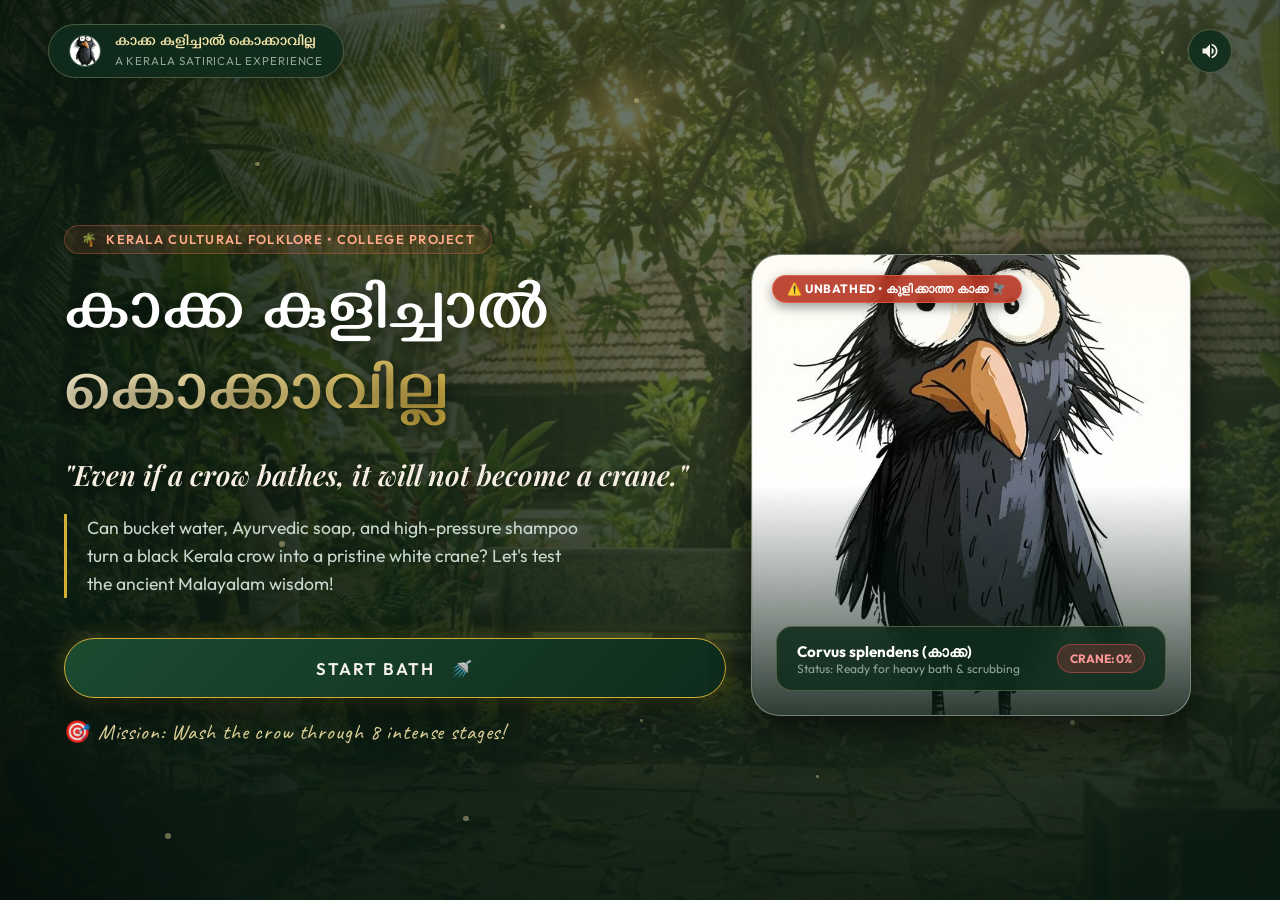
<file: index.html>
<!DOCTYPE html>
<html lang="ml">
<head>
  <meta charset="UTF-8">
  <meta name="viewport" content="width=device-width, initial-scale=1.0">
  <title>കാക്ക കുളിച്ചാൽ കൊക്കാവില്ല — Kakka Kulichal Kokkavilla</title>
  <meta name="description" content="Even if a crow bathes, it will not become a crane. An authentic, cinematic Kerala interactive satire.">
  <link rel="stylesheet" href="css/style.css">
  <link rel="icon" href="assets/images/unbathed-crow.png" type="image/png">
</head>
<body>

  <!-- Cinematic Background & Kerala Atmosphere -->
  <div class="cinematic-bg" style="background-image: url('assets/images/kerala_bg.jpg');"></div>
  <div class="cinematic-overlay"></div>
  <div class="sunbeam-effect"></div>

  <div class="app-container">
    <!-- Top Navigation Bar -->
    <header class="top-nav">
      <div class="brand-badge">
        <div class="brand-icon-wrap">
          <img src="assets/images/unbathed-crow.png" alt="കാക്ക (Crow)">
        </div>
        <div class="brand-text">
          <span class="brand-malayalam">കാക്ക കുളിച്ചാൽ കൊക്കാവില്ല</span>
          <span class="brand-tagline">A Kerala Satirical Experience</span>
        </div>
      </div>

      <button id="audio-toggle-btn" class="audio-btn" aria-label="Toggle Sound" title="Toggle Sound">
        <svg viewBox="0 0 24 24" width="22" height="22" fill="currentColor">
          <path d="M3 9v6h4l5 5V4L7 9H3zm13.5 3c0-1.77-1.02-3.29-2.5-4.03v8.05c1.48-.73 2.5-2.25 2.5-4.02zM14 3.23v2.06c2.89.86 5 3.54 5 6.71s-2.11 5.85-5 6.71v2.06c4.01-.91 7-4.49 7-8.77s-2.99-7.86-7-8.77z"/>
        </svg>
      </button>
    </header>

    <!-- Main Hero Wrapper -->
    <main class="hero-wrapper">
      <!-- Left: Story & Title -->
      <section class="hero-text-side">
        <div class="hero-pre-pill">
          <span>🌴</span> Kerala Cultural Folklore &bull; College Project
        </div>

        <h1 class="hero-title-ml">
          കാക്ക കുളിച്ചാൽ<br>
          <span>കൊക്കാവില്ല</span>
        </h1>

        <p class="hero-subtitle-en">
          "Even if a crow bathes, it will not become a crane."
        </p>

        <p class="hero-quote-support">
          Can bucket water, Ayurvedic soap, and high-pressure shampoo turn a black Kerala crow into a pristine white crane? Let's test the ancient Malayalam wisdom!
        </p>

        <div class="hero-cta-group">
          <a href="game.html" class="btn-primary" id="start-experience-btn">
            <span>START BATH</span>
            <span class="btn-arrow">🚿</span>
          </a>

          <span class="hero-disclaimer-tag">
            🎯 Mission: Wash the crow through 8 intense stages!
          </span>
        </div>
      </section>

      <!-- Right: Perched Realistic Crow Card -->
      <section class="hero-crow-side">
        <div class="crow-pedestal-card" title="Click START BATH to begin!">
          <div class="dirty-tag-banner">⚠️ UNBATHED &bull; കുളിക്കാത്ത കാക്ക 🪰</div>
          <img src="assets/images/unbathed-crow.png" alt="Starting Unbathed Crow" class="crow-pedestal-img">
          
          <div class="crow-card-badge">
            <div class="crow-card-info">
              <h4>Corvus splendens (കാക്ക)</h4>
              <p>Status: Ready for heavy bath &amp; scrubbing</p>
            </div>
            <div class="crane-potential-badge">
              Crane: 0%
            </div>
          </div>
        </div>
      </section>
    </main>
  </div>

  <script src="js/audio.js"></script>
  <script src="js/main.js"></script>
</body>
</html>
</file>
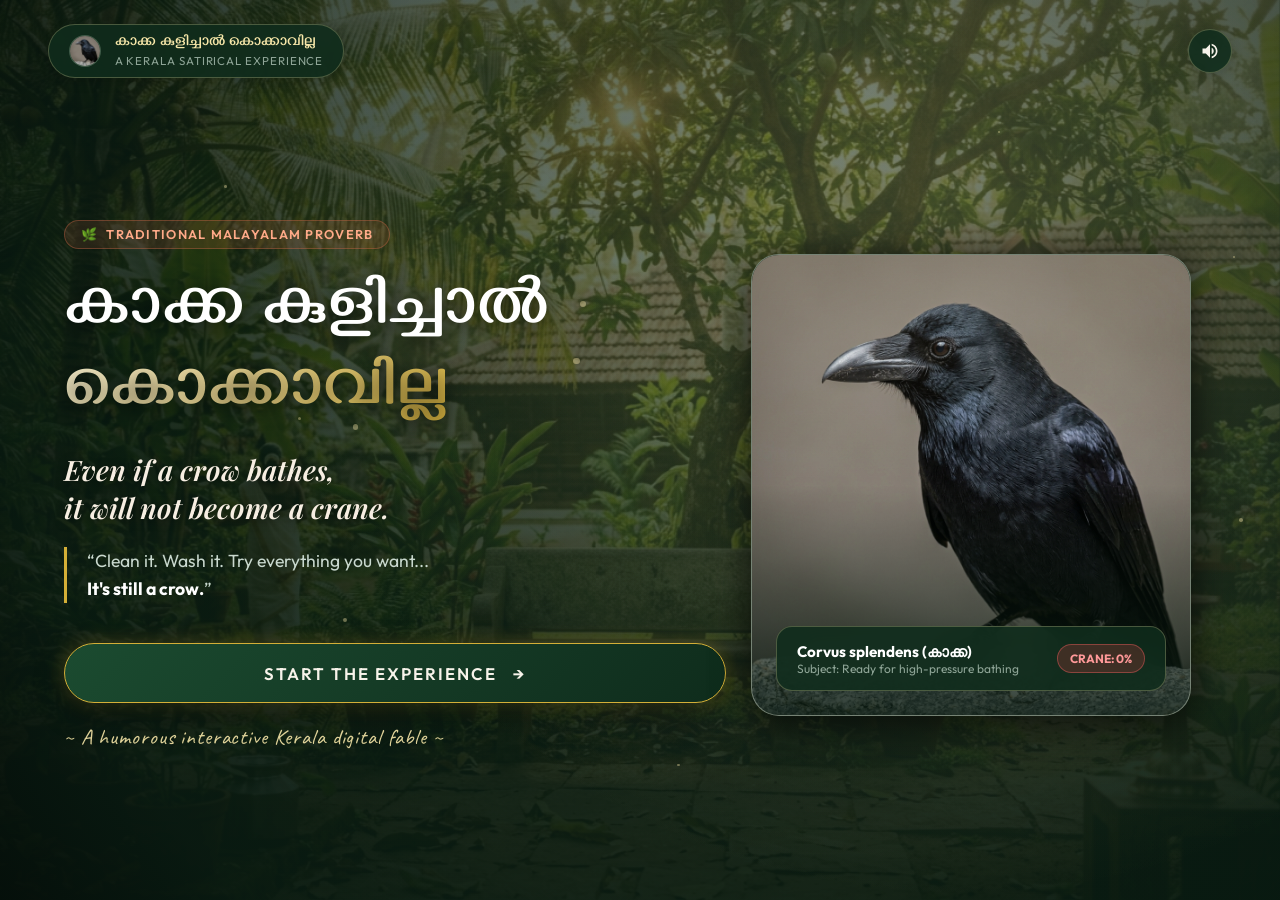
<file: Kakka-Kulichal-Kokkavilla/index.html>
<!DOCTYPE html>
<html lang="ml">
<head>
  <meta charset="UTF-8">
  <meta name="viewport" content="width=device-width, initial-scale=1.0">
  <title>കാക്ക കുളിച്ചാൽ കൊക്കാവില്ല — Kakka Kulichal Kokkavilla</title>
  <meta name="description" content="Even if a crow bathes, it will not become a crane. An authentic, cinematic Kerala interactive satire.">
  <link rel="stylesheet" href="css/style.css">
  <link rel="icon" href="assets/images/crow_clean.jpg" type="image/jpeg">
</head>
<body>

  <!-- Cinematic Background & Kerala Atmosphere -->
  <div class="cinematic-bg" style="background-image: url('assets/images/kerala_bg.jpg');"></div>
  <div class="cinematic-overlay"></div>
  <div class="sunbeam-effect"></div>

  <div class="app-container">
    <!-- Top Navigation Bar -->
    <header class="top-nav">
      <div class="brand-badge">
        <div class="brand-icon-wrap">
          <img src="assets/images/crow_clean.jpg" alt="കാക്ക (Crow)">
        </div>
        <div class="brand-text">
          <span class="brand-malayalam">കാക്ക കുളിച്ചാൽ കൊക്കാവില്ല</span>
          <span class="brand-tagline">A Kerala Satirical Experience</span>
        </div>
      </div>

      <button id="audio-toggle-btn" class="audio-btn" aria-label="Toggle Sound" title="Toggle Sound">
        <svg viewBox="0 0 24 24" width="22" height="22" fill="currentColor">
          <path d="M3 9v6h4l5 5V4L7 9H3zm13.5 3c0-1.77-1.02-3.29-2.5-4.03v8.05c1.48-.73 2.5-2.25 2.5-4.02zM14 3.23v2.06c2.89.86 5 3.54 5 6.71s-2.11 5.85-5 6.71v2.06c4.01-.91 7-4.49 7-8.77s-2.99-7.86-7-8.77z"/>
        </svg>
      </button>
    </header>

    <!-- Main Hero Wrapper -->
    <main class="hero-wrapper">
      <!-- Left: Story & Title -->
      <section class="hero-text-side">
        <div class="hero-pre-pill">
          <span>🌿</span> Traditional Malayalam Proverb
        </div>

        <h1 class="hero-title-ml">
          കാക്ക കുളിച്ചാൽ<br>
          <span>കൊക്കാവില്ല</span>
        </h1>

        <p class="hero-subtitle-en">
          Even if a crow bathes,<br>
          it will not become a crane.
        </p>

        <p class="hero-quote-support">
          “Clean it. Wash it. Try everything you want...<br>
          <strong>It's still a crow.</strong>”
        </p>

        <div class="hero-cta-group">
          <a href="game.html" class="btn-primary" id="start-experience-btn">
            <span>START THE EXPERIENCE</span>
            <span class="btn-arrow">→</span>
          </a>

          <span class="hero-disclaimer-tag">
            ~ A humorous interactive Kerala digital fable ~
          </span>
        </div>
      </section>

      <!-- Right: Perched Realistic Crow Card -->
      <section class="hero-crow-side">
        <div class="crow-pedestal-card" title="Click to interact!">
          <img src="assets/images/crow_clean.jpg" alt="Realistic Indian Black Crow" class="crow-pedestal-img">
          
          <div class="crow-card-badge">
            <div class="crow-card-info">
              <h4>Corvus splendens (കാക്ക)</h4>
              <p>Subject: Ready for high-pressure bathing</p>
            </div>
            <div class="crane-potential-badge">
              Crane: 0%
            </div>
          </div>
        </div>
      </section>
    </main>
  </div>

  <script src="js/audio.js"></script>
  <script src="js/main.js"></script>
</body>
</html>
</file>
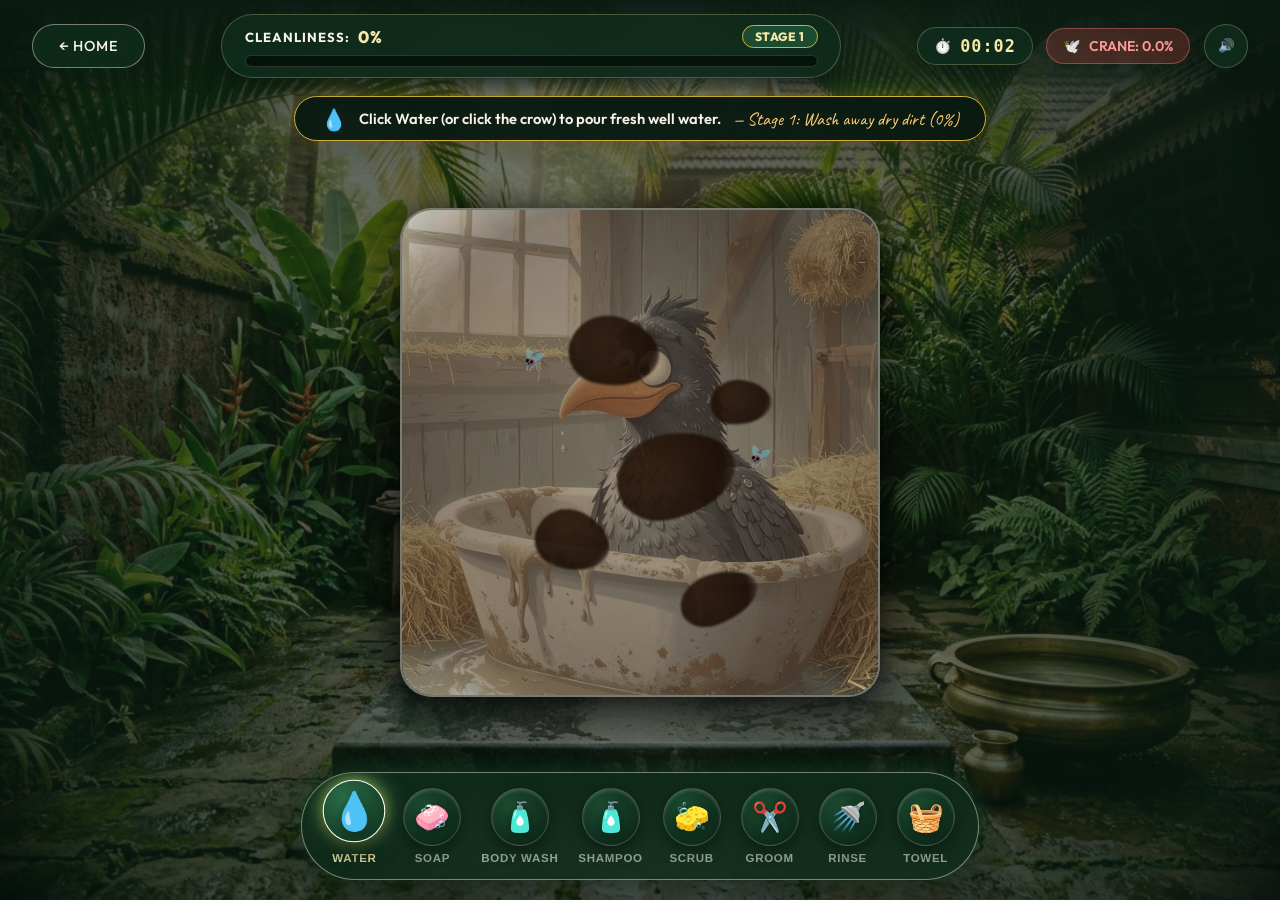
<file: game.html>
<!DOCTYPE html>
<html lang="ml">

<head>
  <meta charset="UTF-8">
  <meta name="viewport" content="width=device-width, initial-scale=1.0">
  <title>കുളി സമയം! — കാക്ക കുളിച്ചാൽ കൊക്കാവില്ല</title>
  <meta name="description" content="Interactive crow bathing game based on the Malayalam proverb കാക്ക കുളിച്ചാൽ കൊക്കാവില്ല.">
  <link rel="stylesheet" href="css/style.css">
  <link rel="stylesheet" href="css/game.css">
  <link rel="icon" href="assets/images/bath-crow.png" type="image/png">
</head>

<body>

  <div class="game-container">

    <div class="game-bg" style="background-image: url('assets/images/bath_bg.jpg');"></div>
    <div class="game-bg-overlay"></div>

    <!-- TOP HUD -->
    <header class="game-hud">

      <div class="hud-left">
        <a href="index.html" class="btn-secondary" id="btn-back-home" title="Return to Home">
          ← HOME
        </a>
      </div>

      <div class="hud-center">
        <div class="meter-meta">
          <div class="clean-label">
            <span>CLEANLINESS:</span>
            <span id="clean-pct-val" class="clean-pct">0%</span>
          </div>

          <span id="stage-num" class="stage-badge">STAGE 1</span>
        </div>

        <div class="progress-track" aria-label="Bathing Progress">
          <div id="clean-progress-bar" class="progress-fill" style="width: 0%;"></div>
        </div>
      </div>

      <div class="hud-right">
        <div class="hud-badge timer-badge" title="Elapsed Time">
          <span>⏱️</span>
          <span id="timer-val" class="timer-val">00:00</span>
        </div>

        <div class="hud-badge crane-lock-badge" title="Crane Transformation Probability">
          <span>🕊️</span>
          <span>CRANE: 0.0%</span>
        </div>

        <button id="audio-toggle-btn" class="audio-btn" type="button" aria-label="Toggle Sound" title="Toggle Sound">
          🔊
        </button>
      </div>

    </header>

    <!-- INSTRUCTION BANNER -->
    <div class="instruction-banner" id="instruction-banner">
      <span class="instruction-icon" id="instruction-icon">💧</span>
      <span id="instruction-text" class="instruction-text">
        Click the Water tool or click the crow to pour fresh well water.
      </span>
      <span id="instruction-note" class="instruction-hand-note">
        — Stage 1: Wash away initial dirt!
      </span>
    </div>

    <!-- MAIN BATHING ARENA -->
    <main class="arena-wrap">

      <div id="crow-stage" class="crow-stage stage-1" title="Click to apply the selected tool!">

        <div class="crow-layer-container" id="crow-layer-container">

          <!-- 1. Base Bath Crow Image (Used for stages 1 to 8) -->
          <img id="main-crow-img" src="assets/images/bath-crow.png" alt="Bathing Crow" class="crow-img-layer crow-bath-img">

          <!-- 2. Final Pristine Bathed Crow (Used for final 100% state) -->
          <img id="final-crow-img" src="assets/images/bathed-crow.png" alt="Clean Bathed Crow" class="crow-img-layer crow-final-img">

          <!-- ============================================
               DISTINCT VISUAL STAGE OVERLAYS (STAGES 1 - 8)
               ============================================ -->

          <!-- Stage 1: Dry Crow & Dirty Overlay -->
          <div id="fx-stage-1" class="stage-overlay stage-1-fx visible">
            <div class="dirt-spot d1"></div>
            <div class="dirt-spot d2"></div>
            <div class="dirt-spot d3"></div>
            <div class="dirt-spot d4"></div>
            <div class="dirt-spot d5"></div>
            <div class="dry-dust-haze"></div>
            <div class="fly-pest fly-1">🪰</div>
            <div class="fly-pest fly-2">🪰</div>
          </div>

          <!-- Stage 2: Wet Crow (Droplets, Splashes & Sheen) -->
          <div id="fx-stage-2" class="stage-overlay stage-2-fx">
            <div class="wet-glaze"></div>
            <div class="water-drip drip-1"></div>
            <div class="water-drip drip-2"></div>
            <div class="water-drip drip-3"></div>
            <div class="water-drip drip-4"></div>
            <div class="water-splash-ring r1"></div>
            <div class="water-splash-ring r2"></div>
          </div>

          <!-- Stage 3: Soap Bubbles & White Foam Overlay -->
          <div id="fx-stage-3" class="stage-overlay stage-3-fx">
            <div class="soap-bubble-cluster c1"></div>
            <div class="soap-bubble-cluster c2"></div>
            <div class="soap-bubble-cluster c3"></div>
            <div class="white-foam-mound fm1"></div>
            <div class="white-foam-mound fm2"></div>
            <div class="float-bubble fb1"></div>
            <div class="float-bubble fb2"></div>
            <div class="float-bubble fb3"></div>
          </div>

          <!-- Stage 4: Body Wash (Different Rich Lather & Larger Iridescent Bubbles) -->
          <div id="fx-stage-4" class="stage-overlay stage-4-fx">
            <div class="bodywash-lather bl1"></div>
            <div class="bodywash-lather bl2"></div>
            <div class="bodywash-lather bl3"></div>
            <div class="big-iridescent-bubble bb1"></div>
            <div class="big-iridescent-bubble bb2"></div>
            <div class="big-iridescent-bubble bb3"></div>
            <div class="herbal-gel-glow"></div>
          </div>

          <!-- Stage 5: Shampoo (Foam concentrated strictly around head & neck) -->
          <div id="fx-stage-5" class="stage-overlay stage-5-fx">
            <div class="shampoo-head-crown"></div>
            <div class="shampoo-froth sf1"></div>
            <div class="shampoo-froth sf2"></div>
            <div class="shampoo-bubble-spray sbs1"></div>
            <div class="shampoo-bubble-spray sbs2"></div>
          </div>

          <!-- Stage 6: Scrub (Circular scrubbing swirls & dense micro-suds) -->
          <div id="fx-stage-6" class="stage-overlay stage-6-fx">
            <div class="scrub-whirlpool sw1"></div>
            <div class="scrub-whirlpool sw2"></div>
            <div class="scrub-motion-ring"></div>
            <div class="micro-bubble-fizz"></div>
            <div class="scrub-clean-patch"></div>
          </div>

          <!-- Stage 7: Groom (Feather grooming lines, sleek luster & comb sheen) -->
          <div id="fx-stage-7" class="stage-overlay stage-7-fx">
            <div class="groom-sheen-sweep"></div>
            <div class="feather-align-line fl1"></div>
            <div class="feather-align-line fl2"></div>
            <div class="feather-align-line fl3"></div>
            <div class="preen-shine-gleam"></div>
          </div>

          <!-- Stage 8: Rinse (Powerful water cascade clearing away all foam) -->
          <div id="fx-stage-8" class="stage-overlay stage-8-fx">
            <div class="rinse-waterfall"></div>
            <div class="rinse-stream st1"></div>
            <div class="rinse-stream st2"></div>
            <div class="rinse-stream st3"></div>
            <div class="rinse-splash-burst"></div>
          </div>

          <!-- Final Sparkles (Stage 100%) -->
          <div id="fx-final-sparkles" class="stage-overlay final-sparkle-layer">
            <div class="clean-sparkle sp1">✨</div>
            <div class="clean-sparkle sp2">✨</div>
            <div class="clean-sparkle sp3">⭐</div>
            <div class="clean-sparkle sp4">✨</div>
            <div class="clean-sparkle sp5">⭐</div>
            <div class="golden-clean-halo"></div>
          </div>

          <!-- Canvas for Active Physics & Click Particles -->
          <canvas id="fx-canvas"></canvas>

          <!-- Dynamic Tool Interaction Effect (Animated tool hovering/acting) -->
          <div id="tool-anim-effect" class="tool-anim-effect"></div>

        </div>

      </div>

    </main>

    <!-- INTERACTIVE BATHING TOOLBAR -->
    <footer class="toolbar-wrap">
      <nav class="toolbar-dock" aria-label="Bathing Tools">

        <!-- 1. WATER -->
        <button class="tool-btn active" data-tool="water" id="tool-btn-water" type="button" aria-label="Water Tool">
          <div class="tool-circle">
            <span class="tool-icon">💧</span>
          </div>
          <span class="tool-name">Water</span>
        </button>

        <!-- 2. SOAP -->
        <button class="tool-btn" data-tool="soap" id="tool-btn-soap" type="button" aria-label="Soap Tool">
          <div class="tool-circle">
            <span class="tool-icon">🧼</span>
          </div>
          <span class="tool-name">Soap</span>
        </button>

        <!-- 3. BODY WASH -->
        <button class="tool-btn" data-tool="bodywash" id="tool-btn-bodywash" type="button" aria-label="Body Wash Tool">
          <div class="tool-circle">
            <span class="tool-icon">🧴</span>
          </div>
          <span class="tool-name">Body Wash</span>
        </button>

        <!-- 4. SHAMPOO -->
        <button class="tool-btn" data-tool="shampoo" id="tool-btn-shampoo" type="button" aria-label="Shampoo Tool">
          <div class="tool-circle">
            <span class="tool-icon">🧴</span>
          </div>
          <span class="tool-name">Shampoo</span>
        </button>

        <!-- 5. SCRUB -->
        <button class="tool-btn" data-tool="scrub" id="tool-btn-scrub" type="button" aria-label="Scrub Tool">
          <div class="tool-circle">
            <span class="tool-icon">🧽</span>
          </div>
          <span class="tool-name">Scrub</span>
        </button>

        <!-- 6. GROOM -->
        <button class="tool-btn" data-tool="groom" id="tool-btn-groom" type="button" aria-label="Groom Tool">
          <div class="tool-circle">
            <span class="tool-icon">✂️</span>
          </div>
          <span class="tool-name">Groom</span>
        </button>

        <!-- 7. RINSE -->
        <button class="tool-btn" data-tool="rinse" id="tool-btn-rinse" type="button" aria-label="Rinse Tool">
          <div class="tool-circle">
            <span class="tool-icon">🚿</span>
          </div>
          <span class="tool-name">Rinse</span>
        </button>

        <!-- 8. TOWEL -->
        <button class="tool-btn" data-tool="towel" id="tool-btn-towel" type="button" aria-label="Towel Tool">
          <div class="tool-circle">
            <span class="tool-icon">🧺</span>
          </div>
          <span class="tool-name">Towel</span>
        </button>

      </nav>
    </footer>

  </div>

  <!-- SHORT CELEBRATORY FINAL REDIRECT NOTIFICATION (AUTOMATIC) -->
  <div id="final-redirect-banner" class="final-redirect-banner">
    <div class="redirect-content">
      <span class="redirect-icon">✨</span>
      <h3>100% CLEAN! കുളി കഴിഞ്ഞു!</h3>
      <p>Revealing the final verdict...</p>
    </div>
  </div>

  <script src="js/audio.js"></script>
  <script src="js/game.js"></script>

</body>
</html>
</file>
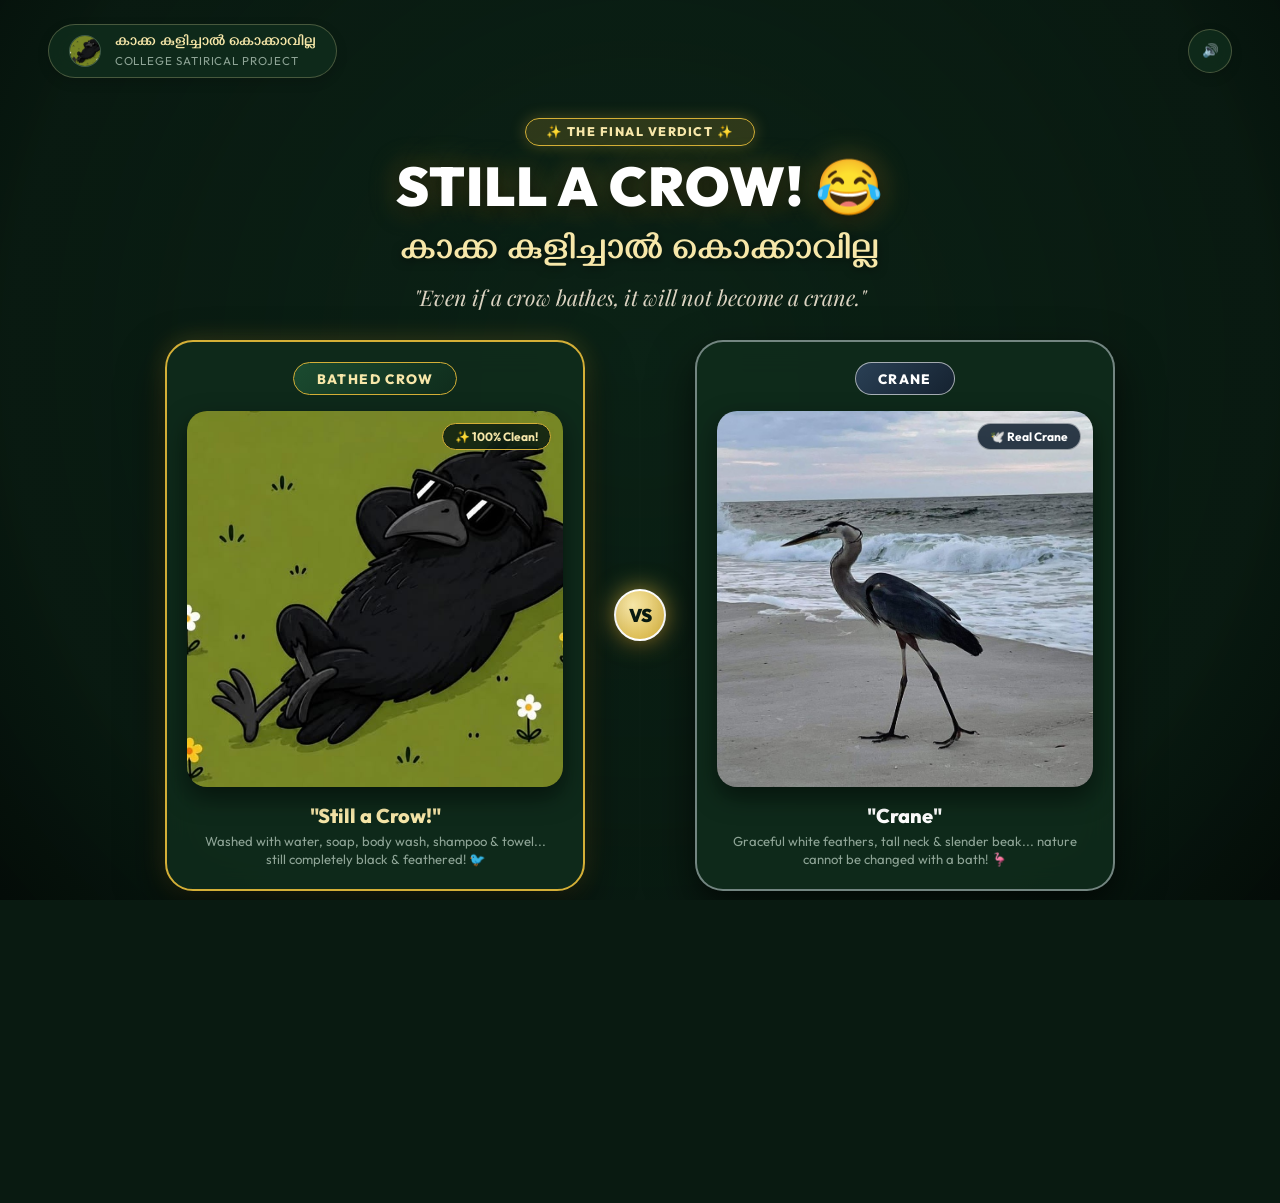
<file: result.html>
<!DOCTYPE html>
<html lang="ml">
<head>
  <meta charset="UTF-8">
  <meta name="viewport" content="width=device-width, initial-scale=1.0">
  <title>ഫലം / STILL A CROW! 😂 — കാക്ക കുളിച്ചാൽ കൊക്കാവില്ല</title>
  <meta name="description" content="Still a crow! Even if a crow bathes, it will not become a crane. Final verdict and humorous comparison.">
  <link rel="stylesheet" href="css/style.css">
  <link rel="stylesheet" href="css/result.css">
  <link rel="icon" href="assets/images/bathed-crow.png" type="image/png">
</head>
<body>

  <!-- Cinematic Backdrop -->
  <div class="result-bg" style="background-image: url('assets/images/kerala_bg.jpg');"></div>
  <div class="result-bg-overlay"></div>
  <div class="sunbeam-effect"></div>

  <div class="result-container">
    <!-- Top Navigation -->
    <header class="top-nav">
      <div class="brand-badge">
        <div class="brand-icon-wrap">
          <img src="assets/images/bathed-crow.png" alt="കാക്ക (Crow)">
        </div>
        <div class="brand-text">
          <span class="brand-malayalam">കാക്ക കുളിച്ചാൽ കൊക്കാവില്ല</span>
          <span class="brand-tagline">College Satirical Project</span>
        </div>
      </div>

      <button id="audio-toggle-btn" class="audio-btn" aria-label="Toggle Sound" title="Toggle Sound">
        🔊
      </button>
    </header>

    <!-- Main Result Content -->
    <main class="result-main">

      <!-- Verdict Banner -->
      <section class="verdict-banner">
        <div class="verdict-tag">✨ THE FINAL VERDICT ✨</div>
        <h1 class="result-headline">STILL A CROW! 😂</h1>
        <h2 class="result-proverb-ml">കാക്ക കുളിച്ചാൽ കൊക്കാവില്ല</h2>
        <p class="result-proverb-en">"Even if a crow bathes, it will not become a crane."</p>
      </section>

      <!-- Side-by-Side Crow + Crane Comparison -->
      <section class="comparison-arena">
        
        <!-- BATHED CROW CARD -->
        <div class="comparison-card crow-card">
          <div class="card-label crow-label">BATHED CROW</div>
          
          <div class="comparison-img-box">
            <img src="assets/images/bathed-crow.png" alt="Bathed Crow" class="comparison-img" id="result-crow-img">
            <div class="sparkle-corner">✨ 100% Clean!</div>
          </div>

          <div class="card-footer-caption">
            <h3 class="caption-title">"Still a Crow!"</h3>
            <p class="caption-sub">Washed with water, soap, body wash, shampoo &amp; towel... still completely black &amp; feathered! 🐦</p>
          </div>
        </div>

        <!-- VS DIVIDER -->
        <div class="vs-divider">
          <span class="vs-circle">VS</span>
        </div>

        <!-- CRANE CARD -->
        <div class="comparison-card crane-card">
          <div class="card-label crane-label">CRANE</div>
          
          <div class="comparison-img-box">
            <img src="assets/images/crane.png" alt="Crane" class="comparison-img" id="result-crane-img">
            <div class="crane-corner">🕊️ Real Crane</div>
          </div>

          <div class="card-footer-caption">
            <h3 class="caption-title">"Crane"</h3>
            <p class="caption-sub">Graceful white feathers, tall neck &amp; slender beak... nature cannot be changed with a bath! 🦩</p>
          </div>
        </div>

      </section>

      <!-- Dynamic Statistics Summary -->
      <section class="stats-container">
        <div class="stats-grid">
          <div class="stat-item">
            <span class="stat-label">Cleanliness</span>
            <span id="stat-clean-val" class="stat-val gold">100%</span>
          </div>

          <div class="stat-item">
            <span class="stat-label">Time Taken</span>
            <span id="stat-time-val" class="stat-val">00:00</span>
          </div>

          <div class="stat-item">
            <span class="stat-label">Crane Transformation</span>
            <span class="stat-val red">0.0%</span>
          </div>
        </div>

        <div class="stats-verdict-note">
          <span>Confirmed Species: <strong>Corvus splendens (കാക്ക)</strong></span>
          <span class="verdict-pill">കൊക്ക് ആകാൻ പറ്റിയില്ല ❌</span>
        </div>
      </section>

      <!-- Action Button (Play Again -> index.html) -->
      <section class="result-actions">
        <a href="index.html" id="btn-play-again" class="btn-primary">
          <span>PLAY AGAIN</span>
          <span class="btn-arrow">↻</span>
        </a>
      </section>

    </main>
  </div>

  <script src="js/audio.js"></script>
  <script src="js/result.js"></script>
</body>
</html>
</file>
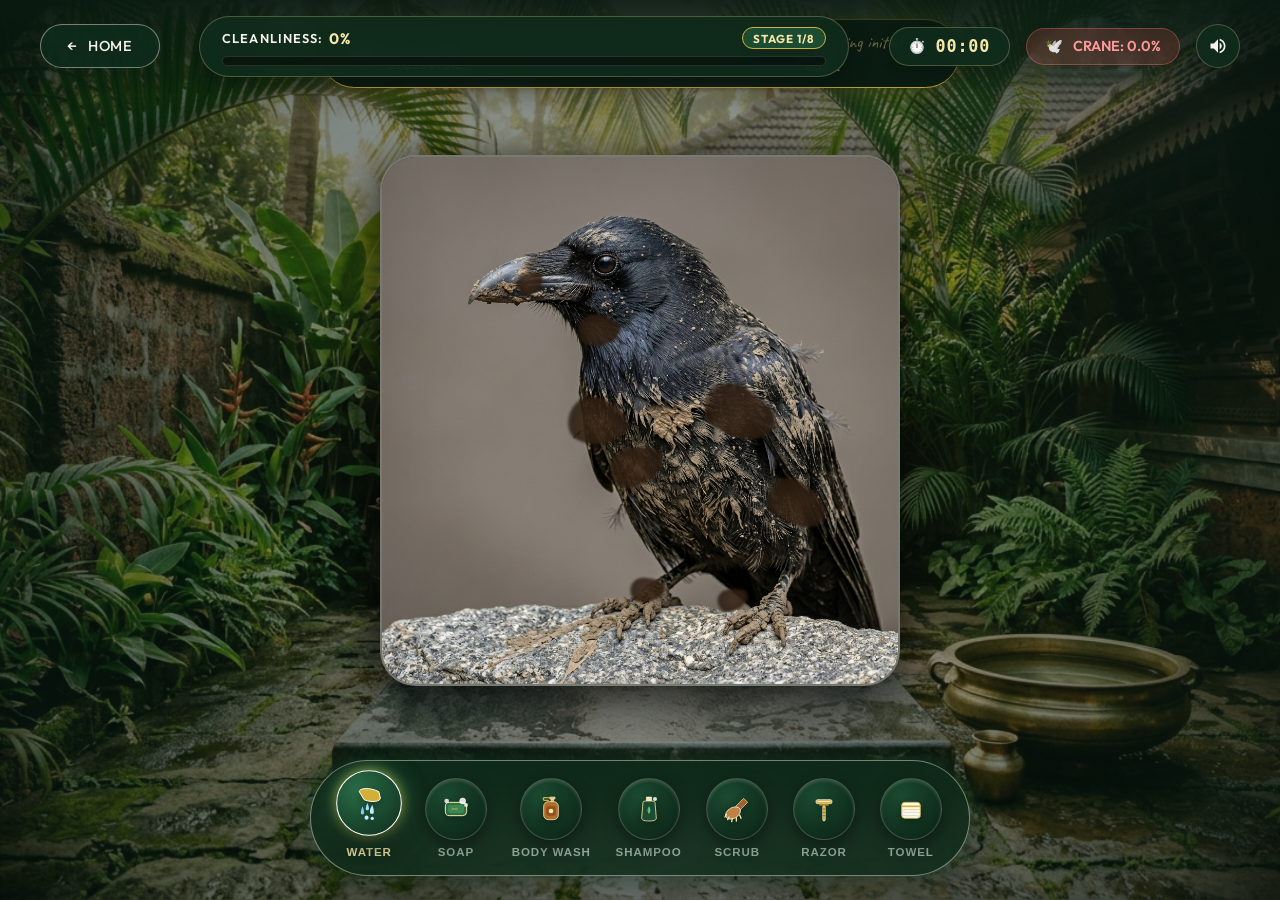
<file: Kakka-Kulichal-Kokkavilla/game.html>
<!DOCTYPE html>
<html lang="ml">
<head>
  <meta charset="UTF-8">
  <meta name="viewport" content="width=device-width, initial-scale=1.0">
  <title>കാക്കയെ കുളിപ്പിക്കുക — Kakka Bathing Arena</title>
  <meta name="description" content="Scrub, lather, and wash the Kerala crow with traditional bathing tools in an interactive simulation.">
  <link rel="stylesheet" href="css/style.css">
  <link rel="stylesheet" href="css/game.css">
  <link rel="icon" href="assets/images/crow_clean.jpg" type="image/jpeg">
</head>
<body>

  <div class="game-container">
    <!-- Bathing Platform Courtyard Background -->
    <div class="game-bg"></div>
    <div class="game-bg-overlay"></div>

    <!-- TOP HUD -->
    <header class="game-hud">
      <div class="hud-left">
        <a href="index.html" class="btn-secondary" id="btn-back-home" title="Return to Home">
          <span>←</span> HOME
        </a>
      </div>

      <!-- Center Progress & Stage Meter -->
      <div class="hud-center">
        <div class="meter-meta">
          <div class="clean-label">
            <span>CLEANLINESS:</span>
            <span id="clean-pct-val" class="clean-pct">0%</span>
          </div>
          <span id="stage-num" class="stage-badge">STAGE 1/8</span>
        </div>

        <div class="progress-track">
          <div id="clean-progress-bar" class="progress-fill"></div>
        </div>
      </div>

      <div class="hud-right">
        <div class="hud-badge timer-badge" title="Bathing Timer">
          <span>⏱️</span>
          <span id="timer-val" class="timer-val">00:00</span>
        </div>

        <div class="hud-badge crane-lock-badge" title="Crane Transformation Probability">
          <span>🕊️</span>
          <span>CRANE: 0.0%</span>
        </div>

        <button id="audio-toggle-btn" class="audio-btn" aria-label="Toggle Sound" title="Toggle Sound">
          <svg viewBox="0 0 24 24" width="20" height="20" fill="currentColor">
            <path d="M3 9v6h4l5 5V4L7 9H3zm13.5 3c0-1.77-1.02-3.29-2.5-4.03v8.05c1.48-.73 2.5-2.25 2.5-4.02zM14 3.23v2.06c2.89.86 5 3.54 5 6.71s-2.11 5.85-5 6.71v2.06c4.01-.91 7-4.49 7-8.77s-2.99-7.86-7-8.77z"/>
          </svg>
        </button>
      </div>
    </header>

    <!-- INSTRUCTION BANNER -->
    <div class="instruction-banner">
      <span class="instruction-icon">🧼</span>
      <span id="instruction-text" class="instruction-text">
        Click or hold on the crow to pour well water from the brass uruli!
      </span>
      <span id="instruction-note" class="instruction-hand-note">— Rinsing initial mud...</span>
    </div>

    <!-- MAIN BATHING ARENA -->
    <main class="arena-wrap">
      <div id="crow-stage" class="crow-stage">
        <div class="crow-layer-container">
          <!-- Layer 1: Pristine Clean Crow (Base) -->
          <img id="layer-clean" src="assets/images/crow_clean.jpg" alt="Clean Crow" class="crow-img-layer">
          
          <!-- Layer 2: Wet Matted Plumage -->
          <img id="layer-wet" src="assets/images/crow_wet.jpg" alt="Wet Crow" class="crow-img-layer">
          
          <!-- Layer 3: Muddy Dusty Crow (Initial) -->
          <img id="layer-dirty" src="assets/images/crow_dirty.jpg" alt="Dirty Crow" class="crow-img-layer">
          
          <!-- Layer 4: Thick White Foam & Lather Crow -->
          <img id="layer-foamed" src="assets/images/crow_foamed.jpg" alt="Foamed Crow" class="crow-img-layer">
          
          <!-- Procedural Mud Splatters -->
          <div id="mud-patches-layer" class="mud-patches-layer"></div>

          <!-- 3D Realistic Foam & Soap Bubbles Overlay -->
          <div id="foam-bubbles-layer" class="foam-bubbles-layer"></div>

          <!-- Dynamic Particle & Water Canvas -->
          <canvas id="fx-canvas"></canvas>
        </div>
      </div>
    </main>

    <!-- Floating Brush for Scrubbing Cursor -->
    <div id="brush-cursor-follower">
      <svg viewBox="0 0 64 64" width="60" height="60">
        <!-- Wooden handle -->
        <rect x="24" y="4" width="16" height="34" rx="8" fill="#a06030" stroke="#f4eee2" stroke-width="1.5"/>
        <rect x="28" y="8" width="8" height="26" rx="4" fill="#804520"/>
        <!-- Brush block -->
        <rect x="12" y="34" width="40" height="14" rx="5" fill="#c08040" stroke="#f4eee2" stroke-width="1.5"/>
        <!-- Natural Coir Bristles -->
        <path d="M14 48 L14 60 M18 48 L18 60 M22 48 L22 60 M26 48 L26 60 M30 48 L30 60 M34 48 L34 60 M38 48 L38 60 M42 48 L42 60 M46 48 L46 60 M50 48 L50 60" stroke="#f4e0b0" stroke-width="2.5" stroke-linecap="round"/>
      </svg>
    </div>

    <!-- BOTTOM TOOL BAR -->
    <footer class="toolbar-wrap">
      <nav class="toolbar-dock" aria-label="Bathing Tools">
        
        <!-- 1. WATER -->
        <button class="tool-btn active" data-tool="water" title="Water (Uruli / Shower)">
          <div class="tool-circle">
            <svg class="tool-icon-svg" viewBox="0 0 48 48" fill="none">
              <!-- Brass Spout / Uruli Stream -->
              <path d="M12 10 C12 6, 24 4, 36 10 L38 18 C38 22, 28 24, 18 20 Z" fill="#d4af37" stroke="#fff" stroke-width="1.2"/>
              <!-- Water Drops -->
              <path d="M22 24 Q24 28 24 31 A2 2 0 0 1 20 31 Q20 28 22 24 Z" fill="#9fe0ff"/>
              <path d="M28 26 Q30 31 30 35 A2.5 2.5 0 0 1 25 35 Q25 31 28 26 Z" fill="#bfeaff"/>
              <path d="M16 28 Q18 33 18 36 A2 2 0 0 1 14 36 Q14 33 16 28 Z" fill="#80d0ff"/>
              <circle cx="21" cy="42" r="2.5" fill="#c5f0ff"/>
              <circle cx="28" cy="43" r="2" fill="#c5f0ff"/>
            </svg>
          </div>
          <span class="tool-label">Water</span>
        </button>

        <!-- 2. SOAP -->
        <button class="tool-btn" data-tool="soap" title="Ayurvedic Soap Bar">
          <div class="tool-circle">
            <svg class="tool-icon-svg" viewBox="0 0 48 48" fill="none">
              <!-- Herbal Soap Bar -->
              <rect x="8" y="14" width="32" height="20" rx="6" fill="#2d6e43" stroke="#f7e7a9" stroke-width="1.5"/>
              <rect x="12" y="18" width="24" height="12" rx="4" fill="#3b8855"/>
              <path d="M18 24 C20 22, 24 26, 26 24" stroke="#d4af37" stroke-width="1.5" stroke-linecap="round"/>
              <!-- Soap bubbles on bar -->
              <circle cx="34" cy="12" r="4.5" fill="rgba(255,255,255,0.85)" stroke="#fff" stroke-width="0.8"/>
              <circle cx="39" cy="18" r="3" fill="rgba(255,255,255,0.75)"/>
              <circle cx="10" cy="12" r="3.5" fill="rgba(255,255,255,0.8)"/>
            </svg>
          </div>
          <span class="tool-label">Soap</span>
        </button>

        <!-- 3. BODY WASH -->
        <button class="tool-btn" data-tool="bodywash" title="Herbal Body Wash">
          <div class="tool-circle">
            <svg class="tool-icon-svg" viewBox="0 0 48 48" fill="none">
              <!-- Dispenser Pump -->
              <path d="M22 6 H30 V9 H22 Z M24 9 V13 H28 V9 Z" fill="#d4af37" stroke="#fff" stroke-width="0.8"/>
              <path d="M20 7 H14 C12 7, 12 11, 14 11 H20" stroke="#d4af37" stroke-width="2" stroke-linecap="round"/>
              <!-- Bottle Body -->
              <rect x="13" y="13" width="22" height="27" rx="7" fill="#b06b2e" stroke="#f7e7a9" stroke-width="1.2"/>
              <rect x="17" y="20" width="14" height="14" rx="3" fill="#8f501b"/>
              <circle cx="24" cy="27" r="3.5" fill="#f7e7a9"/>
            </svg>
          </div>
          <span class="tool-label">Body Wash</span>
        </button>

        <!-- 4. SHAMPOO -->
        <button class="tool-btn" data-tool="shampoo" title="Botanical Shampoo">
          <div class="tool-circle">
            <svg class="tool-icon-svg" viewBox="0 0 48 48" fill="none">
              <!-- Cap -->
              <path d="M20 6 H28 V12 H20 Z" fill="#f7e7a9" stroke="#fff" stroke-width="0.8"/>
              <!-- Bottle Shape -->
              <path d="M15 14 C15 12, 19 12, 24 12 C29 12, 33 12, 33 14 L35 38 C35 41, 30 42, 24 42 C18 42, 13 41, 13 38 Z" fill="#1b4b30" stroke="#f7e7a9" stroke-width="1.2"/>
              <!-- Leaf Emblem -->
              <path d="M24 20 C21 24, 21 28, 24 32 C27 28, 27 24, 24 20 Z" fill="#60b57e"/>
              <circle cx="33" cy="9" r="3" fill="rgba(255,255,255,0.85)"/>
            </svg>
          </div>
          <span class="tool-label">Shampoo</span>
        </button>

        <!-- 5. SCRUB -->
        <button class="tool-btn" data-tool="scrub" title="Coir Bath Brush (Click & Drag)">
          <div class="tool-circle">
            <svg class="tool-icon-svg" viewBox="0 0 48 48" fill="none">
              <!-- Wooden Handle -->
              <path d="M34 8 L40 14 L28 26 L22 20 Z" fill="#a06030" stroke="#f7e7a9" stroke-width="1"/>
              <!-- Brush Head -->
              <ellipse cx="18" cy="30" rx="12" ry="8" transform="rotate(-30 18 30)" fill="#c08040" stroke="#fff" stroke-width="1"/>
              <!-- Bristles -->
              <path d="M8 32 L6 36 M12 36 L10 40 M17 38 L16 43 M23 37 L23 42 M28 33 L30 38" stroke="#f7e7a9" stroke-width="2" stroke-linecap="round"/>
            </svg>
          </div>
          <span class="tool-label">Scrub</span>
        </button>

        <!-- 6. RAZOR -->
        <button class="tool-btn" data-tool="razor" title="Classic Razor (Humorous Grooming)">
          <div class="tool-circle">
            <svg class="tool-icon-svg" viewBox="0 0 48 48" fill="none">
              <!-- Safety Razor Head -->
              <rect x="12" y="10" width="24" height="6" rx="2.5" fill="#d4af37" stroke="#fff" stroke-width="1"/>
              <line x1="14" y1="13" x2="34" y2="13" stroke="#fff" stroke-width="1.2"/>
              <rect x="17" y="16" width="14" height="3" fill="#b08a1c"/>
              <!-- Textured Handle -->
              <rect x="22" y="19" width="4" height="23" rx="2" fill="#d4af37" stroke="#fff" stroke-width="0.8"/>
              <line x1="22" y1="24" x2="26" y2="24" stroke="#7a5e0b" stroke-width="1"/>
              <line x1="22" y1="29" x2="26" y2="29" stroke="#7a5e0b" stroke-width="1"/>
              <line x1="22" y1="34" x2="26" y2="34" stroke="#7a5e0b" stroke-width="1"/>
            </svg>
          </div>
          <span class="tool-label">Razor</span>
        </button>

        <!-- 7. TOWEL -->
        <button class="tool-btn" data-tool="towel" title="Soft Kerala Mundu Towel (Dry & Polish)">
          <div class="tool-circle">
            <svg class="tool-icon-svg" viewBox="0 0 48 48" fill="none">
              <!-- Folded Mundu Cotton Fabric -->
              <rect x="10" y="14" width="28" height="24" rx="5" fill="#fcf9f2" stroke="#d4af37" stroke-width="1.2"/>
              <!-- Kasavu Gold Border Stripes -->
              <line x1="10" y1="20" x2="38" y2="20" stroke="#d4af37" stroke-width="2.5"/>
              <line x1="10" y1="25" x2="38" y2="25" stroke="#e8c85a" stroke-width="1"/>
              <!-- Fabric fold curve -->
              <path d="M10 28 C18 31, 30 27, 38 30" stroke="#d8d0c0" stroke-width="1.2"/>
              <path d="M10 33 C18 36, 30 32, 38 35" stroke="#d8d0c0" stroke-width="1.2"/>
            </svg>
          </div>
          <span class="tool-label">Towel</span>
        </button>

      </nav>
    </footer>
  </div>

  <!-- COMPLETION TRANSITION MODAL -->
  <div id="completion-modal" class="completion-modal-overlay">
    <div class="completion-card">
      <div class="completion-icon">✨</div>
      <h2>കുളി കഴിഞ്ഞു!</h2>
      <p>
        The crow is <strong>100% spotless, fragrant, and fully dried</strong>.<br>
        Bathing completed in <strong id="modal-final-time" class="timer-val">00:00</strong>.
      </p>
      <p style="font-family: var(--font-hand); font-size: 1.4rem; color: var(--gold-light);">
        Did it become a crane? Let's find out...
      </p>
      <button id="btn-go-result" class="btn-primary">
        <span>VIEW FINAL REVEAL</span>
        <span class="btn-arrow">→</span>
      </button>
    </div>
  </div>

  <script src="js/audio.js"></script>
  <script src="js/game.js"></script>
</body>
</html>
</file>
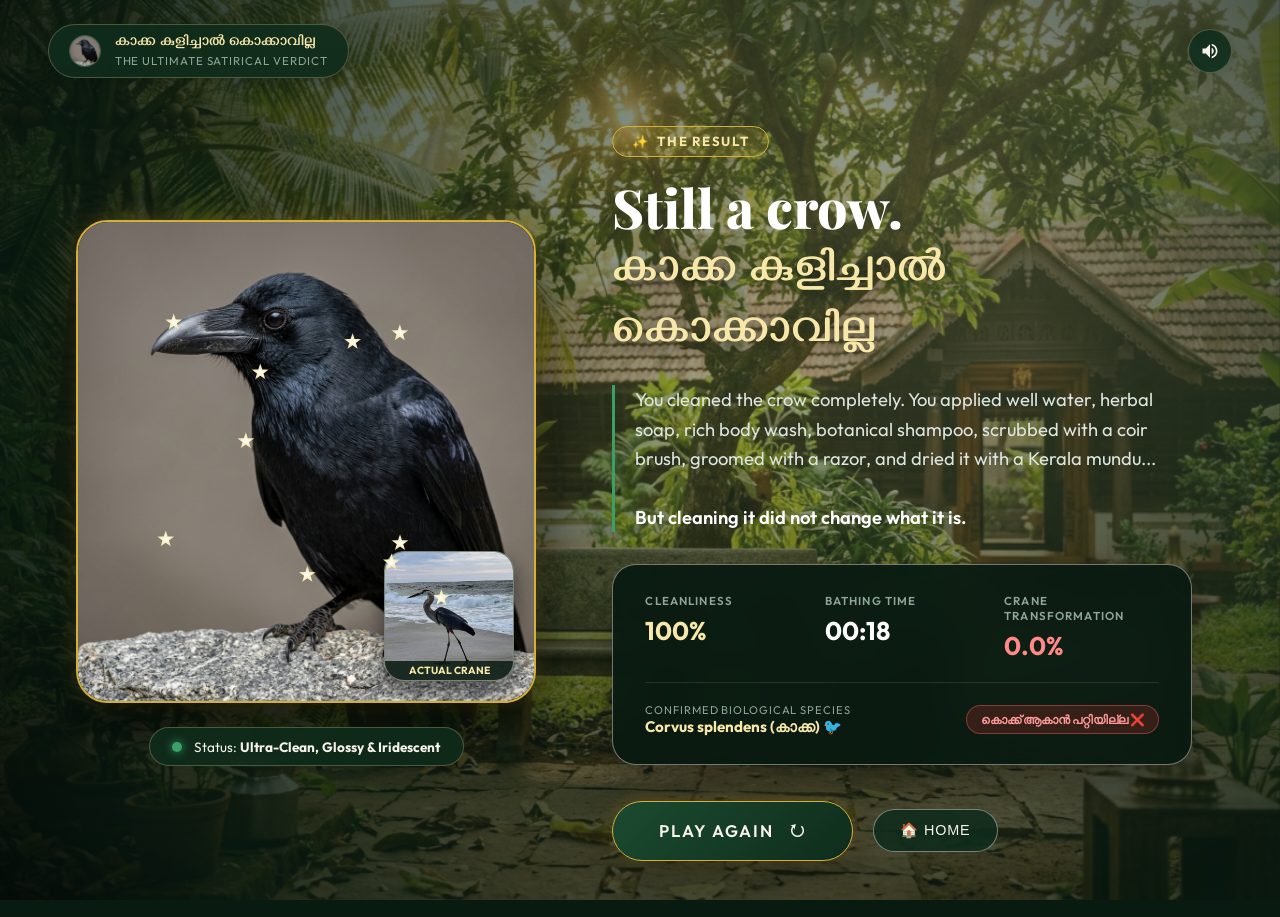
<file: Kakka-Kulichal-Kokkavilla/result.html>
<!DOCTYPE html>
<html lang="ml">
<head>
  <meta charset="UTF-8">
  <meta name="viewport" content="width=device-width, initial-scale=1.0">
  <title>ഫലം / The Result — കാക്ക കുളിച്ചാൽ കൊക്കാവില്ല</title>
  <meta name="description" content="Still a crow. Even if a crow bathes, it will not become a crane. Final results and moral of the tale.">
  <link rel="stylesheet" href="css/style.css">
  <link rel="stylesheet" href="css/result.css">
  <link rel="icon" href="assets/images/crow_clean.jpg" type="image/jpeg">
</head>
<body>

  <!-- Cinematic Kerala Evening Backdrop -->
  <div class="result-bg"></div>
  <div class="result-bg-overlay"></div>
  <div class="sunbeam-effect"></div>

  <div class="result-container">
    <!-- Top Navigation -->
    <header class="top-nav">
      <div class="brand-badge">
        <div class="brand-icon-wrap">
          <img src="assets/images/crow_clean.jpg" alt="കാക്ക (Crow)">
        </div>
        <div class="brand-text">
          <span class="brand-malayalam">കാക്ക കുളിച്ചാൽ കൊക്കാവില്ല</span>
          <span class="brand-tagline">The Ultimate Satirical Verdict</span>
        </div>
      </div>

      <button id="audio-toggle-btn" class="audio-btn" aria-label="Toggle Sound" title="Toggle Sound">
        <svg viewBox="0 0 24 24" width="20" height="20" fill="currentColor">
          <path d="M3 9v6h4l5 5V4L7 9H3zm13.5 3c0-1.77-1.02-3.29-2.5-4.03v8.05c1.48-.73 2.5-2.25 2.5-4.02zM14 3.23v2.06c2.89.86 5 3.54 5 6.71s-2.11 5.85-5 6.71v2.06c4.01-.91 7-4.49 7-8.77s-2.99-7.86-7-8.77z"/>
        </svg>
      </button>
    </header>

    <!-- Main Result Content -->
    <main class="result-content">
      <!-- Left: Proud Clean Crow Showcase & Crane Comparison -->
      <section class="result-showcase-side">
        <div class="result-crow-frame">
          <img src="assets/images/crow_clean.jpg" alt="100% Clean Crow" class="result-crow-img">
          
          <!-- Subtle Inset: The Real Crane (Unbothered) -->
          <div class="crane-comparison-card" title="The actual Crane (കൊക്ക്) resting peacefully">
            <img src="assets/images/crane.jpg" alt="The Crane (കൊക്ക്)" class="crane-comparison-img">
            <span class="crane-comparison-label">Actual Crane</span>
          </div>
        </div>

        <div class="result-status-pill">
          <span class="status-dot-clean"></span>
          <span>Status: <strong>Ultra-Clean, Glossy &amp; Iridescent</strong></span>
        </div>
      </section>

      <!-- Right: Punchline & Statistics -->
      <section class="result-info-side">
        <div class="result-verdict-pill">
          <span>✨</span> THE RESULT
        </div>

        <h1 class="result-headline">Still a crow.</h1>

        <h2 class="result-proverb-ml">
          കാക്ക കുളിച്ചാൽ കൊക്കാവില്ല
        </h2>

        <p class="result-explanation">
          You cleaned the crow completely. You applied well water, herbal soap, rich body wash, botanical shampoo, scrubbed with a coir brush, groomed with a razor, and dried it with a Kerala mundu...<br><br>
          <em>But cleaning it did not change what it is.</em>
        </p>

        <!-- Dynamic Statistics Card -->
        <div class="stats-card">
          <div class="stats-grid">
            <div class="stat-item">
              <span class="stat-label">Cleanliness</span>
              <span id="stat-clean-val" class="stat-val gold">100%</span>
            </div>

            <div class="stat-item">
              <span class="stat-label">Bathing Time</span>
              <span id="stat-time-val" class="stat-val">00:00</span>
            </div>

            <div class="stat-item">
              <span class="stat-label">Crane Transformation</span>
              <span class="stat-val red">0.0%</span>
            </div>
          </div>

          <div class="stats-footer">
            <div class="species-info">
              <span class="species-label">Confirmed Biological Species</span>
              <span class="species-name">Corvus splendens (കാക്ക) 🐦</span>
            </div>

            <span class="crane-result-pill">
              കൊക്ക് ആകാൻ പറ്റിയില്ല ❌
            </span>
          </div>
        </div>

        <!-- Action Buttons -->
        <div class="result-actions">
          <button id="btn-play-again" class="btn-primary">
            <span>PLAY AGAIN</span>
            <span class="btn-arrow">↻</span>
          </button>

          <button id="btn-home" class="btn-secondary">
            <span>🏠 HOME</span>
          </button>
        </div>
      </section>
    </main>
  </div>

  <script src="js/audio.js"></script>
  <script src="js/result.js"></script>
</body>
</html>
</file>
<file: css/style.css>
/* ==========================================================================
   KAKKA KULICHAL KOKKAVILLA — CORE DESIGN SYSTEM (style.css)
   Aesthetic: Kerala Tropical Golden Hour, Earthy Cream, Deep Forest Green
   ========================================================================== */

@import url('https://fonts.googleapis.com/css2?family=Cinzel:wght@500;700;900&family=Gayathri:wght@400;700&family=Manjari:wght@400;700&family=Outfit:wght@300;400;500;600;700&family=Playfair+Display:ital,wght@0,600;0,800;1,600&family=Caveat:wght@600;700&display=swap');

:root {
  /* Color Palette */
  --bg-cream: #f4eee2;
  --bg-cream-dark: #e8decc;
  --bg-sand: #fcf9f2;
  
  --forest-darkest: #091a11;
  --forest-dark: #0f2c1c;
  --forest-primary: #143823;
  --forest-medium: #1b4b30;
  --forest-light: #2a6f48;
  --forest-accent: #3ba068;
  
  --gold-warm: #d4af37;
  --gold-light: #f7e7a9;
  --terracotta: #c86446;
  --sunset-glow: rgba(245, 185, 66, 0.25);
  
  --cream-border: rgba(244, 238, 226, 0.45);
  --cream-border-subtle: rgba(244, 238, 226, 0.2);
  --glass-dark: rgba(15, 44, 28, 0.88);
  --glass-darker: rgba(9, 26, 17, 0.94);
  --glass-border: rgba(247, 231, 169, 0.25);
  
  --text-dark: #1a241e;
  --text-cream: #f7f3ea;
  --text-gold: #f5df9e;
  --text-muted: #8fa597;
  
  /* Typography */
  --font-serif: 'Playfair Display', Georgia, serif;
  --font-display: 'Cinzel', serif;
  --font-sans: 'Outfit', -apple-system, BlinkMacSystemFont, sans-serif;
  --font-malayalam: 'Gayathri', 'Manjari', sans-serif;
  --font-hand: 'Caveat', cursive, sans-serif;
  
  /* Shadows & Elevations */
  --shadow-sm: 0 4px 12px rgba(0, 0, 0, 0.15);
  --shadow-md: 0 8px 24px rgba(0, 0, 0, 0.25);
  --shadow-lg: 0 16px 40px rgba(0, 0, 0, 0.35);
  --shadow-glow: 0 0 25px rgba(59, 160, 104, 0.35);
  --shadow-gold: 0 0 20px rgba(212, 175, 55, 0.3);
  
  /* Transitions */
  --transition-fast: 0.2s cubic-bezier(0.4, 0, 0.2, 1);
  --transition-smooth: 0.35s cubic-bezier(0.4, 0, 0.2, 1);
  --transition-bounce: 0.5s cubic-bezier(0.34, 1.56, 0.64, 1);
}

/* Reset & Box Sizing */
*, *::before, *::after {
  box-sizing: border-box;
  margin: 0;
  padding: 0;
  -webkit-font-smoothing: antialiased;
  -moz-osx-font-smoothing: grayscale;
}

html, body {
  width: 100%;
  height: 100%;
  overflow-x: hidden;
  background-color: var(--forest-darkest);
  color: var(--text-cream);
  font-family: var(--font-sans);
}

/* Common Background Overlay */
.cinematic-bg {
  position: fixed;
  inset: 0;
  background-size: cover;
  background-position: center center;
  background-repeat: no-repeat;
  z-index: 0;
}

.cinematic-overlay {
  position: absolute;
  inset: 0;
  background: radial-gradient(circle at 60% 40%, rgba(20, 56, 35, 0.25) 0%, rgba(9, 26, 17, 0.82) 80%, rgba(5, 15, 10, 0.95) 100%),
              linear-gradient(180deg, rgba(9, 26, 17, 0.35) 0%, rgba(9, 26, 17, 0.85) 100%);
  pointer-events: none;
}

.sunbeam-effect {
  position: absolute;
  inset: 0;
  background: radial-gradient(circle at 75% 20%, rgba(255, 230, 150, 0.18) 0%, transparent 60%);
  pointer-events: none;
  mix-blend-mode: screen;
}

/* Layout Container */
.app-container {
  position: relative;
  width: 100%;
  min-height: 100vh;
  z-index: 1;
  display: flex;
  flex-direction: column;
}

/* Top Navigation Bar */
.top-nav {
  display: flex;
  justify-content: space-between;
  align-items: center;
  padding: 1.5rem 3rem;
  z-index: 10;
}

.brand-badge {
  display: flex;
  align-items: center;
  gap: 0.85rem;
  background: var(--glass-dark);
  border: 1px solid var(--glass-border);
  backdrop-filter: blur(12px);
  -webkit-backdrop-filter: blur(12px);
  padding: 0.55rem 1.25rem;
  border-radius: 999px;
  box-shadow: var(--shadow-sm);
  transition: var(--transition-smooth);
}

.brand-badge:hover {
  border-color: var(--gold-warm);
  transform: translateY(-2px);
  box-shadow: var(--shadow-gold);
}

.brand-icon-wrap {
  width: 32px;
  height: 32px;
  border-radius: 50%;
  background: radial-gradient(circle, var(--forest-medium), var(--forest-dark));
  display: flex;
  align-items: center;
  justify-content: center;
  border: 1px solid var(--cream-border-subtle);
  overflow: hidden;
}

.brand-icon-wrap img {
  width: 100%;
  height: 100%;
  object-fit: cover;
}

.brand-text {
  display: flex;
  flex-direction: column;
}

.brand-malayalam {
  font-family: var(--font-malayalam);
  font-size: 1rem;
  font-weight: 700;
  color: var(--gold-light);
  line-height: 1.2;
}

.brand-tagline {
  font-size: 0.72rem;
  color: var(--text-muted);
  letter-spacing: 0.08em;
  text-transform: uppercase;
}

/* Audio Controls */
.audio-btn {
  background: var(--glass-dark);
  border: 1px solid var(--glass-border);
  color: var(--text-cream);
  width: 44px;
  height: 44px;
  border-radius: 50%;
  display: flex;
  align-items: center;
  justify-content: center;
  cursor: pointer;
  backdrop-filter: blur(12px);
  -webkit-backdrop-filter: blur(12px);
  transition: var(--transition-smooth);
  box-shadow: var(--shadow-sm);
}

.audio-btn:hover {
  background: var(--forest-medium);
  border-color: var(--gold-warm);
  transform: scale(1.05);
  box-shadow: var(--shadow-gold);
}

.audio-btn svg {
  width: 20px;
  height: 20px;
  fill: currentColor;
}

/* Buttons */
.btn-primary {
  display: inline-flex;
  align-items: center;
  justify-content: center;
  gap: 1rem;
  background: linear-gradient(135deg, var(--forest-medium) 0%, var(--forest-dark) 100%);
  color: var(--text-cream);
  border: 1.5px solid var(--gold-warm);
  padding: 1.15rem 2.85rem;
  border-radius: 999px;
  font-family: var(--font-sans);
  font-size: 1.05rem;
  font-weight: 600;
  letter-spacing: 0.12em;
  text-decoration: none;
  text-transform: uppercase;
  cursor: pointer;
  box-shadow: 0 10px 30px rgba(0, 0, 0, 0.4), var(--shadow-gold);
  transition: var(--transition-smooth);
  position: relative;
  overflow: hidden;
}

.btn-primary::before {
  content: '';
  position: absolute;
  top: 0;
  left: -100%;
  width: 100%;
  height: 100%;
  background: linear-gradient(90deg, transparent, rgba(255, 255, 255, 0.15), transparent);
  transition: 0.6s ease;
}

.btn-primary:hover {
  transform: translateY(-3px) scale(1.02);
  background: linear-gradient(135deg, var(--forest-light) 0%, var(--forest-medium) 100%);
  box-shadow: 0 16px 36px rgba(0, 0, 0, 0.5), 0 0 28px rgba(212, 175, 55, 0.5);
  border-color: #fff;
}

.btn-primary:hover::before {
  left: 100%;
}

.btn-primary:active {
  transform: translateY(0) scale(0.98);
}

.btn-arrow {
  display: inline-flex;
  transition: transform var(--transition-fast);
}

.btn-primary:hover .btn-arrow {
  transform: translateX(5px);
}

/* Secondary Button */
.btn-secondary {
  display: inline-flex;
  align-items: center;
  justify-content: center;
  gap: 0.65rem;
  background: var(--glass-dark);
  color: var(--text-cream);
  border: 1px solid var(--cream-border);
  padding: 0.75rem 1.65rem;
  border-radius: 999px;
  font-size: 0.9rem;
  font-weight: 500;
  letter-spacing: 0.06em;
  text-decoration: none;
  cursor: pointer;
  transition: var(--transition-smooth);
}

.btn-secondary:hover {
  background: var(--forest-medium);
  border-color: var(--gold-light);
  transform: translateY(-2px);
}

/* ==========================================================================
   LANDING PAGE SPECIFIC (index.html)
   ========================================================================== */
.hero-wrapper {
  flex: 1;
  display: grid;
  grid-template-columns: 1.15fr 0.85fr;
  align-items: center;
  padding: 1rem 4rem 3rem 4rem;
  max-width: 1440px;
  margin: 0 auto;
  width: 100%;
}

.hero-text-side {
  display: flex;
  flex-direction: column;
  justify-content: center;
  z-index: 5;
}

.hero-pre-pill {
  display: inline-flex;
  align-items: center;
  gap: 0.5rem;
  background: rgba(200, 100, 70, 0.15);
  border: 1px solid rgba(200, 100, 70, 0.4);
  color: #ffaa88;
  font-size: 0.8rem;
  font-weight: 600;
  text-transform: uppercase;
  letter-spacing: 0.1em;
  padding: 0.35rem 1rem;
  border-radius: 999px;
  margin-bottom: 1.5rem;
  width: fit-content;
}

.hero-title-ml {
  font-family: var(--font-malayalam);
  font-size: clamp(3.2rem, 5.5vw, 5.8rem);
  font-weight: 700;
  line-height: 1.15;
  color: #fff;
  text-shadow: 0 4px 20px rgba(0, 0, 0, 0.6);
  margin-bottom: 1rem;
}

.hero-title-ml span {
  color: var(--gold-light);
  background: linear-gradient(135deg, #fff7d6 0%, var(--gold-warm) 100%);
  -webkit-background-clip: text;
  -webkit-text-fill-color: transparent;
}

.hero-subtitle-en {
  font-family: var(--font-serif);
  font-size: clamp(1.3rem, 2.2vw, 2rem);
  font-weight: 600;
  font-style: italic;
  color: #f7eee2;
  margin-bottom: 1.25rem;
  line-height: 1.35;
  text-shadow: 0 2px 10px rgba(0, 0, 0, 0.5);
}

.hero-quote-support {
  font-family: var(--font-sans);
  font-size: 1.1rem;
  line-height: 1.6;
  color: #c9d8ce;
  max-width: 520px;
  margin-bottom: 2.5rem;
  border-left: 3px solid var(--gold-warm);
  padding-left: 1.25rem;
}

.hero-quote-support strong {
  color: #fff;
}

.hero-cta-group {
  display: flex;
  flex-direction: column;
  gap: 1.25rem;
}

.hero-disclaimer-tag {
  font-family: var(--font-hand);
  font-size: 1.35rem;
  color: var(--gold-light);
  letter-spacing: 0.04em;
  opacity: 0.9;
}

/* Crow Showcase Side (Landing) */
.hero-crow-side {
  position: relative;
  display: flex;
  justify-content: center;
  align-items: center;
  z-index: 5;
}

.crow-pedestal-card {
  position: relative;
  width: 100%;
  max-width: 440px;
  aspect-ratio: 1 / 1.05;
  border-radius: 28px;
  overflow: hidden;
  box-shadow: var(--shadow-lg), 0 0 35px rgba(0, 0, 0, 0.5);
  border: 1.5px solid var(--cream-border);
  background: var(--forest-dark);
}

.crow-pedestal-img {
  width: 100%;
  height: 100%;
  object-fit: cover;
  transition: transform 0.7s ease;
}

.crow-pedestal-card:hover .crow-pedestal-img {
  transform: scale(1.04);
}

.crow-pedestal-card::after {
  content: '';
  position: absolute;
  inset: 0;
  background: linear-gradient(0deg, rgba(9, 26, 17, 0.85) 0%, transparent 50%, rgba(247, 231, 169, 0.1) 100%);
  pointer-events: none;
}

.dirty-tag-banner {
  position: absolute;
  top: 1.25rem;
  left: 1.25rem;
  background: rgba(180, 50, 30, 0.88);
  border: 1px solid rgba(255, 120, 100, 0.5);
  color: #fff;
  font-size: 0.75rem;
  font-weight: 700;
  padding: 0.35rem 0.85rem;
  border-radius: 999px;
  z-index: 2;
  box-shadow: 0 4px 12px rgba(0, 0, 0, 0.4);
  letter-spacing: 0.05em;
  text-transform: uppercase;
  backdrop-filter: blur(8px);
}

.crow-card-badge {
  position: absolute;
  bottom: 1.5rem;
  left: 1.5rem;
  right: 1.5rem;
  background: var(--glass-dark);
  border: 1px solid var(--glass-border);
  backdrop-filter: blur(16px);
  -webkit-backdrop-filter: blur(16px);
  padding: 0.9rem 1.25rem;
  border-radius: 16px;
  z-index: 2;
  display: flex;
  justify-content: space-between;
  align-items: center;
}

.crow-card-info h4 {
  font-size: 0.95rem;
  font-weight: 700;
  color: #fff;
}

.crow-card-info p {
  font-size: 0.75rem;
  color: var(--text-muted);
}

.crane-potential-badge {
  background: rgba(200, 60, 60, 0.25);
  border: 1px solid rgba(255, 100, 100, 0.4);
  color: #ff9999;
  font-size: 0.75rem;
  font-weight: 700;
  padding: 0.35rem 0.75rem;
  border-radius: 999px;
  text-transform: uppercase;
}

/* Floating Particles */
.particle {
  position: absolute;
  background: rgba(247, 231, 169, 0.4);
  border-radius: 50%;
  pointer-events: none;
  animation: floatParticle 8s infinite linear;
}

@keyframes floatParticle {
  0% { transform: translateY(0) scale(0.8); opacity: 0; }
  30% { opacity: 0.8; }
  70% { opacity: 0.5; }
  100% { transform: translateY(-120px) scale(1.2); opacity: 0; }
}

/* Responsive Rules */
@media (max-width: 1024px) {
  .hero-wrapper {
    grid-template-columns: 1fr;
    gap: 3rem;
    padding: 1.5rem 2rem 3rem 2rem;
    text-align: center;
  }
  
  .hero-text-side {
    align-items: center;
  }
  
  .hero-quote-support {
    border-left: none;
    border-top: 2px solid var(--gold-warm);
    padding-left: 0;
    padding-top: 1rem;
  }
  
  .top-nav {
    padding: 1rem 1.5rem;
  }
}

@media (max-width: 640px) {
  .hero-title-ml {
    font-size: 2.8rem;
  }
  
  .hero-subtitle-en {
    font-size: 1.25rem;
  }
  
  .btn-primary {
    padding: 0.95rem 2rem;
    font-size: 0.95rem;
    width: 100%;
  }
  
  .crow-pedestal-card {
    max-width: 320px;
  }
}
</file>
<file: Kakka-Kulichal-Kokkavilla/css/style.css>
/* ==========================================================================
   KAKKA KULICHAL KOKKAVILLA — CORE DESIGN SYSTEM (style.css)
   Aesthetic: Kerala Tropical Golden Hour, Earthy Cream, Deep Forest Green
   ========================================================================== */

@import url('https://fonts.googleapis.com/css2?family=Cinzel:wght@500;700;900&family=Gayathri:wght@400;700&family=Manjari:wght@400;700&family=Outfit:wght@300;400;500;600;700&family=Playfair+Display:ital,wght@0,600;0,800;1,600&family=Caveat:wght@600;700&display=swap');

:root {
  /* Color Palette */
  --bg-cream: #f4eee2;
  --bg-cream-dark: #e8decc;
  --bg-sand: #fcf9f2;
  
  --forest-darkest: #091a11;
  --forest-dark: #0f2c1c;
  --forest-primary: #143823;
  --forest-medium: #1b4b30;
  --forest-light: #2a6f48;
  --forest-accent: #3ba068;
  
  --gold-warm: #d4af37;
  --gold-light: #f7e7a9;
  --terracotta: #c86446;
  --sunset-glow: rgba(245, 185, 66, 0.25);
  
  --cream-border: rgba(244, 238, 226, 0.45);
  --cream-border-subtle: rgba(244, 238, 226, 0.2);
  --glass-dark: rgba(15, 44, 28, 0.88);
  --glass-darker: rgba(9, 26, 17, 0.94);
  --glass-border: rgba(247, 231, 169, 0.25);
  
  --text-dark: #1a241e;
  --text-cream: #f7f3ea;
  --text-gold: #f5df9e;
  --text-muted: #8fa597;
  
  /* Typography */
  --font-serif: 'Playfair Display', Georgia, serif;
  --font-display: 'Cinzel', serif;
  --font-sans: 'Outfit', -apple-system, BlinkMacSystemFont, sans-serif;
  --font-malayalam: 'Gayathri', 'Manjari', sans-serif;
  --font-hand: 'Caveat', cursive, sans-serif;
  
  /* Shadows & Elevations */
  --shadow-sm: 0 4px 12px rgba(0, 0, 0, 0.15);
  --shadow-md: 0 8px 24px rgba(0, 0, 0, 0.25);
  --shadow-lg: 0 16px 40px rgba(0, 0, 0, 0.35);
  --shadow-glow: 0 0 25px rgba(59, 160, 104, 0.35);
  --shadow-gold: 0 0 20px rgba(212, 175, 55, 0.3);
  
  /* Transitions */
  --transition-fast: 0.2s cubic-bezier(0.4, 0, 0.2, 1);
  --transition-smooth: 0.35s cubic-bezier(0.4, 0, 0.2, 1);
  --transition-bounce: 0.5s cubic-bezier(0.34, 1.56, 0.64, 1);
}

/* Reset & Box Sizing */
*, *::before, *::after {
  box-sizing: border-box;
  margin: 0;
  padding: 0;
  -webkit-font-smoothing: antialiased;
  -moz-osx-font-smoothing: grayscale;
}

html, body {
  width: 100%;
  height: 100%;
  overflow-x: hidden;
  background-color: var(--forest-darkest);
  color: var(--text-cream);
  font-family: var(--font-sans);
}

/* Common Background Overlay */
.cinematic-bg {
  position: fixed;
  inset: 0;
  background-size: cover;
  background-position: center center;
  background-repeat: no-repeat;
  z-index: 0;
}

.cinematic-overlay {
  position: absolute;
  inset: 0;
  background: radial-gradient(circle at 60% 40%, rgba(20, 56, 35, 0.25) 0%, rgba(9, 26, 17, 0.82) 80%, rgba(5, 15, 10, 0.95) 100%),
              linear-gradient(180deg, rgba(9, 26, 17, 0.35) 0%, rgba(9, 26, 17, 0.85) 100%);
  pointer-events: none;
}

.sunbeam-effect {
  position: absolute;
  inset: 0;
  background: radial-gradient(circle at 75% 20%, rgba(255, 230, 150, 0.18) 0%, transparent 60%);
  pointer-events: none;
  mix-blend-mode: screen;
}

/* Layout Container */
.app-container {
  position: relative;
  width: 100%;
  min-height: 100vh;
  z-index: 1;
  display: flex;
  flex-direction: column;
}

/* Top Navigation Bar */
.top-nav {
  display: flex;
  justify-content: space-between;
  align-items: center;
  padding: 1.5rem 3rem;
  z-index: 10;
}

.brand-badge {
  display: flex;
  align-items: center;
  gap: 0.85rem;
  background: var(--glass-dark);
  border: 1px solid var(--glass-border);
  backdrop-filter: blur(12px);
  -webkit-backdrop-filter: blur(12px);
  padding: 0.55rem 1.25rem;
  border-radius: 999px;
  box-shadow: var(--shadow-sm);
  transition: var(--transition-smooth);
}

.brand-badge:hover {
  border-color: var(--gold-warm);
  transform: translateY(-2px);
  box-shadow: var(--shadow-gold);
}

.brand-icon-wrap {
  width: 32px;
  height: 32px;
  border-radius: 50%;
  background: radial-gradient(circle, var(--forest-medium), var(--forest-dark));
  display: flex;
  align-items: center;
  justify-content: center;
  border: 1px solid var(--cream-border-subtle);
  overflow: hidden;
}

.brand-icon-wrap img {
  width: 100%;
  height: 100%;
  object-fit: cover;
}

.brand-text {
  display: flex;
  flex-direction: column;
}

.brand-malayalam {
  font-family: var(--font-malayalam);
  font-size: 1rem;
  font-weight: 700;
  color: var(--gold-light);
  line-height: 1.2;
}

.brand-tagline {
  font-size: 0.72rem;
  color: var(--text-muted);
  letter-spacing: 0.08em;
  text-transform: uppercase;
}

/* Audio Controls */
.audio-btn {
  background: var(--glass-dark);
  border: 1px solid var(--glass-border);
  color: var(--text-cream);
  width: 44px;
  height: 44px;
  border-radius: 50%;
  display: flex;
  align-items: center;
  justify-content: center;
  cursor: pointer;
  backdrop-filter: blur(12px);
  -webkit-backdrop-filter: blur(12px);
  transition: var(--transition-smooth);
  box-shadow: var(--shadow-sm);
}

.audio-btn:hover {
  background: var(--forest-medium);
  border-color: var(--gold-warm);
  transform: scale(1.05);
  box-shadow: var(--shadow-gold);
}

.audio-btn svg {
  width: 20px;
  height: 20px;
  fill: currentColor;
}

/* Buttons */
.btn-primary {
  display: inline-flex;
  align-items: center;
  justify-content: center;
  gap: 1rem;
  background: linear-gradient(135deg, var(--forest-medium) 0%, var(--forest-dark) 100%);
  color: var(--text-cream);
  border: 1.5px solid var(--gold-warm);
  padding: 1.15rem 2.85rem;
  border-radius: 999px;
  font-family: var(--font-sans);
  font-size: 1.05rem;
  font-weight: 600;
  letter-spacing: 0.12em;
  text-decoration: none;
  text-transform: uppercase;
  cursor: pointer;
  box-shadow: 0 10px 30px rgba(0, 0, 0, 0.4), var(--shadow-gold);
  transition: var(--transition-smooth);
  position: relative;
  overflow: hidden;
}

.btn-primary::before {
  content: '';
  position: absolute;
  top: 0;
  left: -100%;
  width: 100%;
  height: 100%;
  background: linear-gradient(90deg, transparent, rgba(255, 255, 255, 0.15), transparent);
  transition: 0.6s ease;
}

.btn-primary:hover {
  transform: translateY(-3px) scale(1.02);
  background: linear-gradient(135deg, var(--forest-light) 0%, var(--forest-medium) 100%);
  box-shadow: 0 16px 36px rgba(0, 0, 0, 0.5), 0 0 28px rgba(212, 175, 55, 0.5);
  border-color: #fff;
}

.btn-primary:hover::before {
  left: 100%;
}

.btn-primary:active {
  transform: translateY(0) scale(0.98);
}

.btn-arrow {
  display: inline-flex;
  transition: transform var(--transition-fast);
}

.btn-primary:hover .btn-arrow {
  transform: translateX(5px);
}

/* Secondary Button */
.btn-secondary {
  display: inline-flex;
  align-items: center;
  justify-content: center;
  gap: 0.65rem;
  background: var(--glass-dark);
  color: var(--text-cream);
  border: 1px solid var(--cream-border);
  padding: 0.75rem 1.65rem;
  border-radius: 999px;
  font-size: 0.9rem;
  font-weight: 500;
  letter-spacing: 0.06em;
  text-decoration: none;
  cursor: pointer;
  transition: var(--transition-smooth);
}

.btn-secondary:hover {
  background: var(--forest-medium);
  border-color: var(--gold-light);
  transform: translateY(-2px);
}

/* ==========================================================================
   LANDING PAGE SPECIFIC (index.html)
   ========================================================================== */
.hero-wrapper {
  flex: 1;
  display: grid;
  grid-template-columns: 1.15fr 0.85fr;
  align-items: center;
  padding: 1rem 4rem 3rem 4rem;
  max-width: 1440px;
  margin: 0 auto;
  width: 100%;
}

.hero-text-side {
  display: flex;
  flex-direction: column;
  justify-content: center;
  z-index: 5;
}

.hero-pre-pill {
  display: inline-flex;
  align-items: center;
  gap: 0.5rem;
  background: rgba(200, 100, 70, 0.15);
  border: 1px solid rgba(200, 100, 70, 0.4);
  color: #ffaa88;
  font-size: 0.8rem;
  font-weight: 600;
  text-transform: uppercase;
  letter-spacing: 0.1em;
  padding: 0.35rem 1rem;
  border-radius: 999px;
  margin-bottom: 1.5rem;
  width: fit-content;
}

.hero-title-ml {
  font-family: var(--font-malayalam);
  font-size: clamp(3.2rem, 5.5vw, 5.8rem);
  font-weight: 700;
  line-height: 1.15;
  color: #fff;
  text-shadow: 0 4px 20px rgba(0, 0, 0, 0.6);
  margin-bottom: 1rem;
}

.hero-title-ml span {
  color: var(--gold-light);
  background: linear-gradient(135deg, #fff7d6 0%, var(--gold-warm) 100%);
  -webkit-background-clip: text;
  -webkit-text-fill-color: transparent;
}

.hero-subtitle-en {
  font-family: var(--font-serif);
  font-size: clamp(1.3rem, 2.2vw, 2rem);
  font-weight: 600;
  font-style: italic;
  color: #f7eee2;
  margin-bottom: 1.25rem;
  line-height: 1.35;
  text-shadow: 0 2px 10px rgba(0, 0, 0, 0.5);
}

.hero-quote-support {
  font-family: var(--font-sans);
  font-size: 1.1rem;
  line-height: 1.6;
  color: #c9d8ce;
  max-width: 520px;
  margin-bottom: 2.5rem;
  border-left: 3px solid var(--gold-warm);
  padding-left: 1.25rem;
}

.hero-quote-support strong {
  color: #fff;
}

.hero-cta-group {
  display: flex;
  flex-direction: column;
  gap: 1.25rem;
}

.hero-disclaimer-tag {
  font-family: var(--font-hand);
  font-size: 1.35rem;
  color: var(--gold-light);
  letter-spacing: 0.04em;
  opacity: 0.9;
}

/* Crow Showcase Side (Landing) */
.hero-crow-side {
  position: relative;
  display: flex;
  justify-content: center;
  align-items: center;
  z-index: 5;
}

.crow-pedestal-card {
  position: relative;
  width: 100%;
  max-width: 440px;
  aspect-ratio: 1 / 1.05;
  border-radius: 28px;
  overflow: hidden;
  box-shadow: var(--shadow-lg), 0 0 35px rgba(0, 0, 0, 0.5);
  border: 1.5px solid var(--cream-border);
  background: var(--forest-dark);
}

.crow-pedestal-img {
  width: 100%;
  height: 100%;
  object-fit: cover;
  transition: transform 0.7s ease;
}

.crow-pedestal-card:hover .crow-pedestal-img {
  transform: scale(1.04);
}

.crow-pedestal-card::after {
  content: '';
  position: absolute;
  inset: 0;
  background: linear-gradient(0deg, rgba(9, 26, 17, 0.85) 0%, transparent 50%, rgba(247, 231, 169, 0.1) 100%);
  pointer-events: none;
}

.crow-card-badge {
  position: absolute;
  bottom: 1.5rem;
  left: 1.5rem;
  right: 1.5rem;
  background: var(--glass-dark);
  border: 1px solid var(--glass-border);
  backdrop-filter: blur(16px);
  -webkit-backdrop-filter: blur(16px);
  padding: 0.9rem 1.25rem;
  border-radius: 16px;
  z-index: 2;
  display: flex;
  justify-content: space-between;
  align-items: center;
}

.crow-card-info h4 {
  font-size: 0.95rem;
  font-weight: 700;
  color: #fff;
}

.crow-card-info p {
  font-size: 0.75rem;
  color: var(--text-muted);
}

.crane-potential-badge {
  background: rgba(200, 60, 60, 0.25);
  border: 1px solid rgba(255, 100, 100, 0.4);
  color: #ff9999;
  font-size: 0.75rem;
  font-weight: 700;
  padding: 0.35rem 0.75rem;
  border-radius: 999px;
  text-transform: uppercase;
}

/* Floating Particles */
.particle {
  position: absolute;
  background: rgba(247, 231, 169, 0.4);
  border-radius: 50%;
  pointer-events: none;
  animation: floatParticle 8s infinite linear;
}

@keyframes floatParticle {
  0% { transform: translateY(0) scale(0.8); opacity: 0; }
  30% { opacity: 0.8; }
  70% { opacity: 0.5; }
  100% { transform: translateY(-120px) scale(1.2); opacity: 0; }
}

/* Responsive Rules */
@media (max-width: 1024px) {
  .hero-wrapper {
    grid-template-columns: 1fr;
    gap: 3rem;
    padding: 1.5rem 2rem 3rem 2rem;
    text-align: center;
  }
  
  .hero-text-side {
    align-items: center;
  }
  
  .hero-quote-support {
    border-left: none;
    border-top: 2px solid var(--gold-warm);
    padding-left: 0;
    padding-top: 1rem;
  }
  
  .top-nav {
    padding: 1rem 1.5rem;
  }
}

@media (max-width: 640px) {
  .hero-title-ml {
    font-size: 2.8rem;
  }
  
  .hero-subtitle-en {
    font-size: 1.25rem;
  }
  
  .btn-primary {
    padding: 0.95rem 2rem;
    font-size: 0.95rem;
    width: 100%;
  }
  
  .crow-pedestal-card {
    max-width: 320px;
  }
}
</file>
<file: css/game.css>
/* ==========================================================================
   KAKKA KULICHAL KOKKAVILLA — GAME STYLES (game.css)
   Bathing Arena, 8 Distinct Visual Stages, Physics & Tools Dock
   ========================================================================== */

/* Game Layout Container */
.game-container {
  display: flex;
  flex-direction: column;
  min-height: 100vh;
  width: 100vw;
  overflow: hidden;
  position: relative;
  background-color: var(--forest-darkest);
}

/* Authentic Bathing Backdrop */
.game-bg {
  position: absolute;
  inset: 0;
  background-size: cover;
  background-position: center center;
  background-repeat: no-repeat;
  z-index: 0;
  transition: filter 0.5s ease;
}

.game-bg-overlay {
  position: absolute;
  inset: 0;
  background: radial-gradient(circle at 50% 50%, rgba(9, 26, 17, 0.4) 0%, rgba(9, 26, 17, 0.8) 85%, rgba(5, 15, 10, 0.96) 100%);
  pointer-events: none;
  z-index: 1;
}

/* ==========================================================================
   TOP HUD
   ========================================================================== */
.game-hud {
  position: relative;
  z-index: 20;
  display: flex;
  align-items: center;
  justify-content: space-between;
  padding: 0.85rem 2rem;
  background: linear-gradient(180deg, rgba(9, 26, 17, 0.95) 0%, rgba(9, 26, 17, 0.5) 80%, transparent 100%);
  gap: 1.5rem;
}

.hud-left, .hud-right {
  display: flex;
  align-items: center;
  gap: 0.85rem;
}

/* Cleanliness & Stage Center Panel */
.hud-center {
  flex: 1;
  max-width: 620px;
  display: flex;
  flex-direction: column;
  gap: 0.4rem;
  background: var(--glass-dark);
  border: 1px solid var(--glass-border);
  backdrop-filter: blur(14px);
  -webkit-backdrop-filter: blur(14px);
  padding: 0.65rem 1.4rem;
  border-radius: 999px;
  box-shadow: var(--shadow-md);
}

.meter-meta {
  display: flex;
  justify-content: space-between;
  align-items: center;
  font-size: 0.82rem;
  font-weight: 700;
  letter-spacing: 0.08em;
  text-transform: uppercase;
}

.clean-label {
  color: var(--text-cream);
  display: flex;
  align-items: center;
  gap: 0.5rem;
}

.clean-pct {
  color: var(--gold-light);
  font-size: 1.05rem;
  font-weight: 800;
}

.stage-badge {
  background: var(--forest-medium);
  border: 1.5px solid var(--gold-warm);
  color: var(--gold-light);
  padding: 0.2rem 0.75rem;
  border-radius: 999px;
  font-size: 0.75rem;
  font-weight: 800;
  letter-spacing: 0.05em;
}

/* Cleanliness Progress Bar */
.progress-track {
  width: 100%;
  height: 12px;
  background: rgba(0, 0, 0, 0.55);
  border-radius: 999px;
  overflow: hidden;
  border: 1px solid rgba(255, 255, 255, 0.15);
  position: relative;
}

.progress-fill {
  height: 100%;
  width: 0%;
  background: linear-gradient(90deg, #1b4b30 0%, #2a6f48 35%, #3ba068 70%, #f7e7a9 100%);
  border-radius: 999px;
  transition: width 0.5s cubic-bezier(0.2, 0.8, 0.2, 1);
  box-shadow: 0 0 14px rgba(59, 160, 104, 0.8);
  position: relative;
}

.progress-fill::after {
  content: '';
  position: absolute;
  inset: 0;
  background: linear-gradient(180deg, rgba(255, 255, 255, 0.45) 0%, transparent 60%);
}

/* Badges */
.hud-badge {
  display: inline-flex;
  align-items: center;
  gap: 0.5rem;
  background: var(--glass-dark);
  border: 1px solid var(--glass-border);
  backdrop-filter: blur(12px);
  -webkit-backdrop-filter: blur(12px);
  padding: 0.5rem 1rem;
  border-radius: 999px;
  font-size: 0.88rem;
  font-weight: 600;
  box-shadow: var(--shadow-sm);
  color: var(--text-cream);
}

.timer-val {
  font-family: monospace;
  font-size: 1.05rem;
  color: var(--gold-light);
  font-weight: 700;
  letter-spacing: 0.06em;
}

.crane-lock-badge {
  background: rgba(200, 60, 60, 0.25);
  border: 1px solid rgba(255, 120, 120, 0.4);
  color: #ff9999;
}

/* ==========================================================================
   INSTRUCTION BANNER
   ========================================================================== */
.instruction-banner {
  position: relative;
  z-index: 15;
  align-self: center;
  margin-top: 0.25rem;
  background: var(--glass-darker);
  border: 1.5px solid var(--gold-warm);
  backdrop-filter: blur(16px);
  -webkit-backdrop-filter: blur(16px);
  padding: 0.55rem 1.6rem;
  border-radius: 999px;
  box-shadow: var(--shadow-md), var(--shadow-gold);
  display: flex;
  align-items: center;
  gap: 0.75rem;
  max-width: 90%;
  transition: all 0.3s ease;
}

.instruction-icon {
  font-size: 1.3rem;
  animation: gentleBob 1.5s infinite ease-in-out;
}

@keyframes gentleBob {
  0%, 100% { transform: translateY(0); }
  50% { transform: translateY(-4px); }
}

.instruction-text {
  font-size: 0.92rem;
  font-weight: 600;
  color: var(--text-cream);
}

.instruction-hand-note {
  font-family: var(--font-hand);
  font-size: 1.15rem;
  color: #ffcc77;
  white-space: nowrap;
}

/* ==========================================================================
   MAIN ARENA & CROW CONTAINER
   ========================================================================== */
.arena-wrap {
  flex: 1;
  position: relative;
  z-index: 10;
  display: flex;
  align-items: center;
  justify-content: center;
  padding: 0.5rem 1rem;
}

.crow-stage {
  position: relative;
  width: min(480px, 80vw);
  aspect-ratio: 1 / 1.02;
  display: flex;
  align-items: center;
  justify-content: center;
  cursor: pointer;
  transition: transform 0.25s ease;
}

.crow-stage:active {
  transform: scale(0.99);
}

.crow-layer-container {
  position: relative;
  width: 100%;
  height: 100%;
  border-radius: 32px;
  overflow: hidden;
  box-shadow: 0 20px 50px rgba(0, 0, 0, 0.7), 0 0 30px rgba(0, 0, 0, 0.5);
  border: 2px solid var(--cream-border);
  background: radial-gradient(circle at 50% 50%, #1e2e24 0%, #0d1711 100%);
  user-select: none;
}

/* Base Crow Layer Images */
.crow-img-layer {
  position: absolute;
  inset: 0;
  width: 100%;
  height: 100%;
  object-fit: cover;
  pointer-events: none;
  transition: opacity 0.5s ease, filter 0.5s ease, transform 0.5s ease;
}

.crow-bath-img {
  opacity: 1;
  z-index: 2;
}

.crow-final-img {
  opacity: 0;
  z-index: 3;
}

/* Interactive Click / Particle Canvas */
#fx-canvas {
  position: absolute;
  inset: 0;
  width: 100%;
  height: 100%;
  z-index: 12;
  pointer-events: none;
}

/* General Stage Overlay Container */
.stage-overlay {
  position: absolute;
  inset: 0;
  pointer-events: none;
  opacity: 0;
  transition: opacity 0.45s ease, transform 0.45s ease;
  z-index: 5;
}

.stage-overlay.visible {
  opacity: 1;
}

/* ==========================================================================
   STAGE 1: DIRTY UNBATHED CROW
   Dry dusty appearance, prominent mud blotches, flies
   ========================================================================== */
.stage-1 .crow-bath-img {
  filter: contrast(0.9) brightness(0.82) sepia(0.25) saturate(0.8);
}

.dry-dust-haze {
  position: absolute;
  inset: 0;
  background: radial-gradient(circle at 50% 50%, rgba(90, 65, 45, 0.35) 0%, rgba(60, 40, 25, 0.5) 75%, transparent 100%);
  mix-blend-mode: multiply;
}

.dirt-spot {
  position: absolute;
  background: radial-gradient(circle at 35% 35%, #3d2412 0%, #24140a 70%, transparent 100%);
  border-radius: 45% 55% 65% 35% / 55% 45% 55% 45%;
  opacity: 0.9;
  filter: blur(1px);
}

.dirt-spot.d1 { width: 90px; height: 70px; top: 22%; left: 35%; transform: rotate(15deg); }
.dirt-spot.d2 { width: 120px; height: 85px; top: 46%; left: 45%; transform: rotate(-10deg); }
.dirt-spot.d3 { width: 75px; height: 60px; top: 62%; left: 28%; transform: rotate(25deg); }
.dirt-spot.d4 { width: 60px; height: 45px; top: 35%; left: 65%; transform: rotate(5deg); }
.dirt-spot.d5 { width: 80px; height: 50px; bottom: 15%; right: 25%; transform: rotate(-18deg); }

.fly-pest {
  position: absolute;
  font-size: 1.3rem;
  animation: flyBuzz 2.5s infinite ease-in-out;
  pointer-events: none;
}
.fly-1 { top: 28%; left: 25%; animation-delay: 0s; }
.fly-2 { top: 48%; right: 22%; animation-delay: 1.2s; }

@keyframes flyBuzz {
  0% { transform: translate(0, 0) rotate(0deg); }
  25% { transform: translate(12px, -15px) rotate(15deg); }
  50% { transform: translate(-8px, -22px) rotate(-10deg); }
  75% { transform: translate(16px, -8px) rotate(20deg); }
  100% { transform: translate(0, 0) rotate(0deg); }
}

/* ==========================================================================
   STAGE 2: WET CROW (WATER)
   Wet glaze, streaming water drips, splash ripples
   ========================================================================== */
.stage-2 .crow-bath-img {
  filter: contrast(1.15) brightness(0.92) saturate(1.15);
}

.wet-glaze {
  position: absolute;
  inset: 0;
  background: linear-gradient(180deg, rgba(80, 180, 240, 0.22) 0%, rgba(20, 100, 160, 0.15) 50%, rgba(0, 50, 100, 0.25) 100%);
  mix-blend-mode: screen;
}

.water-drip {
  position: absolute;
  width: 5px;
  height: 24px;
  background: linear-gradient(180deg, rgba(255, 255, 255, 0.9) 0%, rgba(120, 200, 255, 0.7) 70%, transparent 100%);
  border-radius: 999px;
  animation: dripFall 1.2s infinite ease-in;
  filter: drop-shadow(0 2px 4px rgba(0, 80, 160, 0.5));
}
.drip-1 { left: 32%; top: 35%; animation-delay: 0.1s; }
.drip-2 { left: 48%; top: 42%; animation-delay: 0.6s; height: 32px; }
.drip-3 { left: 62%; top: 38%; animation-delay: 0.35s; }
.drip-4 { left: 74%; top: 50%; animation-delay: 0.85s; }

@keyframes dripFall {
  0% { transform: translateY(-10px) scaleY(0.6); opacity: 0; }
  30% { opacity: 0.9; }
  100% { transform: translateY(120px) scaleY(1.4); opacity: 0; }
}

.water-splash-ring {
  position: absolute;
  border-radius: 50%;
  border: 2px solid rgba(180, 230, 255, 0.7);
  animation: ringExpand 1.6s infinite ease-out;
}
.r1 { width: 50px; height: 50px; top: 40%; left: 42%; animation-delay: 0.2s; }
.r2 { width: 70px; height: 70px; top: 55%; left: 55%; animation-delay: 0.9s; }

@keyframes ringExpand {
  0% { transform: scale(0.2); opacity: 0.9; }
  100% { transform: scale(1.6); opacity: 0; }
}

/* ==========================================================================
   STAGE 3: SOAP (WHITE FOAM & BUBBLES)
   Crisp white soap suds, creamy clusters across the body
   ========================================================================== */
.soap-bubble-cluster {
  position: absolute;
  border-radius: 50%;
  background: radial-gradient(circle at 35% 30%, #ffffff 0%, #e2f0ea 50%, rgba(180, 220, 205, 0.7) 85%, transparent 100%);
  box-shadow: inset 0 2px 4px rgba(255, 255, 255, 0.9), 0 3px 8px rgba(0, 0, 0, 0.3);
  filter: drop-shadow(0 2px 6px rgba(0, 0, 0, 0.25));
}
.c1 { width: 110px; height: 95px; top: 36%; left: 32%; }
.c2 { width: 130px; height: 110px; top: 46%; left: 46%; }
.c3 { width: 90px; height: 80px; top: 32%; left: 58%; }

.white-foam-mound {
  position: absolute;
  background: radial-gradient(ellipse at center, rgba(255, 255, 255, 0.95) 0%, rgba(240, 250, 245, 0.8) 60%, transparent 100%);
  border-radius: 50%;
  filter: blur(3px);
}
.fm1 { width: 140px; height: 70px; top: 50%; left: 35%; transform: rotate(-10deg); }
.fm2 { width: 120px; height: 60px; top: 40%; left: 45%; transform: rotate(15deg); }

.float-bubble {
  position: absolute;
  width: 24px;
  height: 24px;
  border-radius: 50%;
  background: radial-gradient(circle at 30% 30%, #fff 0%, rgba(255, 255, 255, 0.4) 40%, rgba(200, 240, 255, 0.6) 80%, rgba(255, 255, 255, 0.9) 100%);
  box-shadow: inset 0 1px 3px rgba(255, 255, 255, 0.9), 0 2px 6px rgba(0, 0, 0, 0.2);
  animation: floatDrift 3s infinite alternate ease-in-out;
}
.fb1 { top: 25%; left: 38%; animation-delay: 0.1s; }
.fb2 { top: 58%; left: 68%; animation-delay: 1.1s; width: 32px; height: 32px; }
.fb3 { top: 70%; left: 42%; animation-delay: 0.6s; width: 20px; height: 20px; }

@keyframes floatDrift {
  0% { transform: translate(0, 0); }
  100% { transform: translate(10px, -15px); }
}

/* ==========================================================================
   STAGE 4: BODY WASH (RICH HERBAL LATHER & BIGGER IRIDESCENT BUBBLES)
   Visibly distinct: herbal amber/green gel glow, massive colorful bubbles
   ========================================================================== */
.herbal-gel-glow {
  position: absolute;
  inset: 0;
  background: radial-gradient(circle at 50% 55%, rgba(60, 180, 110, 0.22) 0%, rgba(210, 180, 50, 0.18) 50%, transparent 80%);
  mix-blend-mode: overlay;
}

.bodywash-lather {
  position: absolute;
  border-radius: 50%;
  background: radial-gradient(circle at 40% 35%, #fffdf0 0%, #e3f6dc 45%, #bce9ca 75%, rgba(80, 160, 120, 0.5) 100%);
  box-shadow: inset 0 3px 6px rgba(255, 255, 255, 0.95), 0 4px 12px rgba(20, 60, 35, 0.35);
}
.bl1 { width: 140px; height: 120px; top: 42%; left: 40%; transform: rotate(5deg); }
.bl2 { width: 160px; height: 130px; top: 50%; left: 30%; transform: rotate(-8deg); }
.bl3 { width: 120px; height: 105px; top: 35%; left: 55%; transform: rotate(12deg); }

.big-iridescent-bubble {
  position: absolute;
  border-radius: 50%;
  background: radial-gradient(circle at 35% 30%, rgba(255, 255, 255, 0.9) 0%, rgba(255, 220, 245, 0.5) 30%, rgba(180, 255, 230, 0.5) 60%, rgba(180, 220, 255, 0.8) 90%);
  box-shadow: inset 0 0 10px rgba(255, 255, 255, 0.9), 0 0 15px rgba(100, 220, 160, 0.4);
  animation: irisBob 3.5s infinite alternate ease-in-out;
}
.bb1 { width: 55px; height: 55px; top: 26%; left: 24%; animation-delay: 0s; }
.bb2 { width: 68px; height: 68px; top: 48%; right: 18%; animation-delay: 1.4s; }
.bb3 { width: 44px; height: 44px; bottom: 22%; left: 45%; animation-delay: 0.8s; }

@keyframes irisBob {
  0% { transform: translateY(0) scale(1); }
  50% { transform: translateY(-12px) scale(1.05); }
  100% { transform: translateY(-4px) scale(0.98); }
}

/* ==========================================================================
   STAGE 5: SHAMPOO (FOAM CONCENTRATED STRICTLY ON HEAD & NECK)
   Visibly distinct: dense foamy crown/hairdo perched on crow's head
   ========================================================================== */
.shampoo-head-crown {
  position: absolute;
  top: 12%;
  left: 38%;
  width: 135px;
  height: 85px;
  background: radial-gradient(ellipse at 40% 30%, #ffffff 0%, #f0f7ff 50%, #d4e8fa 80%, rgba(160, 205, 240, 0.6) 100%);
  border-radius: 55% 45% 60% 40% / 60% 50% 50% 40%;
  box-shadow: inset 0 3px 8px #ffffff, 0 6px 16px rgba(0, 0, 0, 0.3);
  filter: drop-shadow(0 4px 10px rgba(0, 40, 80, 0.35));
  animation: foamJiggle 2s infinite ease-in-out;
}

@keyframes foamJiggle {
  0%, 100% { transform: scale(1) rotate(0deg); }
  50% { transform: scale(1.04) rotate(2deg); }
}

.shampoo-froth {
  position: absolute;
  background: #ffffff;
  border-radius: 50%;
  box-shadow: inset 0 2px 4px rgba(255, 255, 255, 0.9), 0 2px 5px rgba(0, 0, 0, 0.2);
}
.sf1 { width: 45px; height: 45px; top: 8%; left: 46%; }
.sf2 { width: 55px; height: 50px; top: 18%; left: 34%; }

.shampoo-bubble-spray {
  position: absolute;
  width: 14px;
  height: 14px;
  border-radius: 50%;
  background: #ffffff;
  box-shadow: 0 0 6px rgba(255, 255, 255, 0.8);
  animation: sprayPop 1.5s infinite ease-out;
}
.sbs1 { top: 10%; left: 36%; animation-delay: 0.2s; }
.sbs2 { top: 15%; left: 56%; animation-delay: 0.8s; }

@keyframes sprayPop {
  0% { transform: translateY(0) scale(0.4); opacity: 1; }
  100% { transform: translateY(-30px) scale(1.2); opacity: 0; }
}

/* ==========================================================================
   STAGE 6: SCRUB (CIRCULAR SCRUBBING & MICRO-SUDS)
   Visibly distinct: swirl friction spirals, agitation ripples, cleaning patch
   ========================================================================== */
.scrub-motion-ring {
  position: absolute;
  top: 32%;
  left: 36%;
  width: 140px;
  height: 140px;
  border-radius: 50%;
  border: 3px dashed rgba(255, 230, 140, 0.75);
  box-shadow: 0 0 16px rgba(245, 185, 66, 0.5);
  animation: spinScrub 2s infinite linear;
}

@keyframes spinScrub {
  0% { transform: rotate(0deg); }
  100% { transform: rotate(360deg); }
}

.scrub-whirlpool {
  position: absolute;
  border-radius: 50%;
  background: conic-gradient(from 0deg, rgba(255, 255, 255, 0.8), rgba(200, 240, 220, 0.3), rgba(255, 255, 255, 0.8));
  filter: blur(1.5px);
  animation: spinScrub 1.5s infinite linear reverse;
}
.sw1 { width: 110px; height: 110px; top: 40%; left: 42%; }
.sw2 { width: 85px; height: 85px; top: 48%; left: 35%; }

.micro-bubble-fizz {
  position: absolute;
  inset: 20%;
  background: radial-gradient(circle, rgba(255, 255, 255, 0.4) 15%, transparent 60%);
  animation: fizzPulse 1s infinite alternate;
}

@keyframes fizzPulse {
  0% { opacity: 0.4; transform: scale(0.95); }
  100% { opacity: 0.85; transform: scale(1.05); }
}

.scrub-clean-patch {
  position: absolute;
  top: 42%;
  left: 42%;
  width: 90px;
  height: 90px;
  border-radius: 50%;
  background: radial-gradient(circle, rgba(255, 255, 255, 0.3) 0%, transparent 80%);
}

/* ==========================================================================
   STAGE 7: GROOM (FEATHER ALIGNMENT, COMB LUSTER & POLISH)
   Visibly distinct: silky straight feather gleams, comb styling lines
   ========================================================================== */
.stage-7 .crow-bath-img {
  filter: contrast(1.1) brightness(1.04) saturate(1.15);
}

.groom-sheen-sweep {
  position: absolute;
  inset: 0;
  background: linear-gradient(135deg, transparent 30%, rgba(255, 255, 255, 0.35) 50%, transparent 70%);
  background-size: 200% 200%;
  animation: sweepLuster 2.5s infinite ease-in-out;
  mix-blend-mode: overlay;
}

@keyframes sweepLuster {
  0% { background-position: -100% -100%; }
  100% { background-position: 200% 200%; }
}

.feather-align-line {
  position: absolute;
  height: 3px;
  background: linear-gradient(90deg, transparent, rgba(255, 245, 200, 0.9), transparent);
  border-radius: 999px;
  box-shadow: 0 0 8px rgba(255, 230, 150, 0.8);
  transform: rotate(-25deg);
  animation: featherGleam 2s infinite ease-in-out;
}
.fl1 { width: 110px; top: 38%; left: 40%; animation-delay: 0.2s; }
.fl2 { width: 130px; top: 48%; left: 38%; animation-delay: 0.7s; }
.fl3 { width: 95px; top: 58%; left: 44%; animation-delay: 1.2s; }

@keyframes featherGleam {
  0%, 100% { opacity: 0.3; transform: rotate(-25deg) scaleX(0.8); }
  50% { opacity: 1; transform: rotate(-25deg) scaleX(1.1); }
}

.preen-shine-gleam {
  position: absolute;
  top: 25%;
  right: 32%;
  width: 24px;
  height: 24px;
  background: radial-gradient(circle, #ffffff 0%, rgba(255, 230, 150, 0.8) 50%, transparent 100%);
  clip-path: polygon(50% 0%, 61% 35%, 98% 35%, 68% 57%, 79% 91%, 50% 70%, 21% 91%, 32% 57%, 2% 35%, 39% 35%);
  animation: starSpin 2s infinite linear;
}

@keyframes starSpin {
  0% { transform: rotate(0deg) scale(0.8); }
  50% { transform: rotate(180deg) scale(1.2); }
  100% { transform: rotate(360deg) scale(0.8); }
}

/* ==========================================================================
   STAGE 8: RINSE (TORRENTIAL CASCADE WASHING ALL FOAM AWAY)
   Visibly distinct: powerful vertical waterfall sheet, rushing water torrent
   ========================================================================== */
.stage-8 .crow-bath-img {
  filter: contrast(1.2) brightness(1.02) saturate(1.25);
}

.rinse-waterfall {
  position: absolute;
  inset: 0;
  background: linear-gradient(180deg, rgba(200, 240, 255, 0.45) 0%, rgba(100, 200, 255, 0.25) 50%, rgba(40, 140, 220, 0.35) 100%);
  animation: waterfallRush 0.4s infinite linear;
  mix-blend-mode: screen;
}

@keyframes waterfallRush {
  0% { transform: translateY(-15px); }
  100% { transform: translateY(15px); }
}

.rinse-stream {
  position: absolute;
  top: 0;
  width: 14px;
  height: 100%;
  background: linear-gradient(180deg, rgba(255, 255, 255, 0.9) 0%, rgba(150, 220, 255, 0.6) 50%, rgba(255, 255, 255, 0.8) 100%);
  filter: blur(1px);
  animation: streamFlow 0.5s infinite linear;
}
.st1 { left: 35%; animation-delay: 0.1s; }
.st2 { left: 52%; animation-delay: 0.3s; width: 18px; }
.st3 { left: 66%; animation-delay: 0.15s; }

@keyframes streamFlow {
  0% { transform: translateY(-50px); opacity: 0.7; }
  100% { transform: translateY(50px); opacity: 1; }
}

.rinse-splash-burst {
  position: absolute;
  bottom: 12%;
  left: 20%;
  right: 20%;
  height: 35px;
  background: radial-gradient(ellipse at center bottom, rgba(255, 255, 255, 0.9) 0%, rgba(160, 220, 255, 0.5) 60%, transparent 100%);
  filter: blur(2px);
  animation: splashBubbles 0.35s infinite alternate ease-in-out;
}

@keyframes splashBubbles {
  0% { transform: scaleX(0.9) scaleY(0.8); opacity: 0.8; }
  100% { transform: scaleX(1.1) scaleY(1.3); opacity: 1; }
}

/* ==========================================================================
   FINAL STATE (100% CLEANLINESS)
   bathed-crow.png revealed, gleaming sparkles, golden halo
   ========================================================================== */
.stage-final .crow-bath-img {
  opacity: 0 !important;
}

.stage-final .crow-final-img {
  opacity: 1 !important;
  transform: scale(1.02);
}

.final-sparkle-layer {
  position: absolute;
  inset: 0;
  z-index: 8;
}

.clean-sparkle {
  position: absolute;
  font-size: 1.8rem;
  animation: sparkleGlitter 1.2s infinite ease-in-out;
  filter: drop-shadow(0 0 8px gold);
}
.sp1 { top: 18%; left: 32%; animation-delay: 0s; }
.sp2 { top: 30%; right: 26%; animation-delay: 0.4s; }
.sp3 { top: 58%; left: 24%; animation-delay: 0.8s; font-size: 1.5rem; }
.sp4 { bottom: 22%; right: 30%; animation-delay: 0.2s; }
.sp5 { top: 44%; left: 52%; animation-delay: 0.6s; font-size: 1.4rem; }

@keyframes sparkleGlitter {
  0%, 100% { transform: scale(0.7) rotate(0deg); opacity: 0.4; }
  50% { transform: scale(1.3) rotate(45deg); opacity: 1; }
}

.golden-clean-halo {
  position: absolute;
  inset: 10%;
  border-radius: 50%;
  box-shadow: 0 0 50px rgba(255, 215, 0, 0.4), inset 0 0 35px rgba(255, 235, 150, 0.3);
  animation: haloPulse 2s infinite alternate ease-in-out;
}

@keyframes haloPulse {
  0% { transform: scale(0.95); opacity: 0.5; }
  100% { transform: scale(1.05); opacity: 0.9; }
}

/* ==========================================================================
   TOOL BAR (BOTTOM DOCK)
   ========================================================================== */
.toolbar-wrap {
  position: relative;
  z-index: 25;
  display: flex;
  justify-content: center;
  padding: 0.5rem 1.5rem 1.25rem 1.5rem;
}

.toolbar-dock {
  display: flex;
  align-items: center;
  gap: 0.85rem;
  background: var(--glass-dark);
  border: 1.5px solid var(--cream-border);
  backdrop-filter: blur(20px);
  -webkit-backdrop-filter: blur(20px);
  padding: 0.75rem 1.25rem;
  border-radius: 999px;
  box-shadow: 0 16px 45px rgba(0, 0, 0, 0.6), var(--shadow-glow);
  max-width: 98vw;
  overflow-x: auto;
  scrollbar-width: none;
}

.toolbar-dock::-webkit-scrollbar {
  display: none;
}

.tool-btn {
  display: flex;
  flex-direction: column;
  align-items: center;
  gap: 0.35rem;
  background: transparent;
  border: none;
  cursor: pointer;
  outline: none;
  padding: 0.2rem;
  transition: var(--transition-bounce);
  flex-shrink: 0;
}

.tool-circle {
  width: 58px;
  height: 58px;
  border-radius: 50%;
  background: radial-gradient(circle at 35% 30%, var(--forest-medium) 0%, var(--forest-dark) 70%, var(--forest-darkest) 100%);
  border: 1.5px solid var(--cream-border-subtle);
  display: flex;
  align-items: center;
  justify-content: center;
  box-shadow: 0 6px 16px rgba(0, 0, 0, 0.4), inset 0 2px 3px rgba(255, 255, 255, 0.15);
  transition: var(--transition-smooth);
  position: relative;
}

.tool-icon {
  font-size: 1.8rem;
  filter: drop-shadow(0 2px 4px rgba(0, 0, 0, 0.4));
  transition: transform var(--transition-smooth);
}

.tool-name {
  font-size: 0.72rem;
  font-weight: 700;
  letter-spacing: 0.06em;
  text-transform: uppercase;
  color: var(--text-muted);
  transition: color var(--transition-fast);
}

/* Hover & Active Tool Button States */
.tool-btn:hover:not(:disabled) .tool-circle {
  transform: translateY(-4px);
  border-color: var(--gold-warm);
  box-shadow: 0 10px 22px rgba(0, 0, 0, 0.5), var(--shadow-gold);
}

.tool-btn:hover:not(:disabled) .tool-icon {
  transform: scale(1.15);
}

.tool-btn:hover:not(:disabled) .tool-name {
  color: #fff;
}

.tool-btn.active .tool-circle {
  transform: translateY(-6px) scale(1.08);
  border-color: #ffffff;
  background: radial-gradient(circle at 35% 30%, var(--forest-light) 0%, var(--forest-primary) 80%);
  box-shadow: 0 12px 28px rgba(0, 0, 0, 0.6), 0 0 24px rgba(59, 160, 104, 0.85), 0 0 12px var(--gold-warm);
}

.tool-btn.active .tool-icon {
  transform: scale(1.2);
  animation: toolPulse 1.4s infinite alternate ease-in-out;
}

@keyframes toolPulse {
  0% { transform: scale(1.15); }
  100% { transform: scale(1.3); }
}

.tool-btn.active .tool-name {
  color: var(--gold-light);
  font-weight: 800;
}

.tool-btn:disabled {
  opacity: 0.4;
  cursor: not-allowed;
}

/* Tool Action Effect Overlay */
.tool-anim-effect {
  position: absolute;
  inset: 0;
  pointer-events: none;
  z-index: 10;
  display: flex;
  align-items: center;
  justify-content: center;
  font-size: 4rem;
  opacity: 0;
  transform: scale(0.5);
  transition: all 0.3s ease;
}

.tool-anim-effect.active {
  opacity: 1;
  transform: scale(1.2);
}

/* ==========================================================================
   FINAL AUTOMATIC REDIRECT BANNER
   ========================================================================== */
.final-redirect-banner {
  position: fixed;
  bottom: 120px;
  left: 50%;
  transform: translateX(-50%) translateY(30px);
  background: rgba(9, 26, 17, 0.96);
  border: 2px solid var(--gold-warm);
  backdrop-filter: blur(20px);
  -webkit-backdrop-filter: blur(20px);
  padding: 1.25rem 2.5rem;
  border-radius: 999px;
  box-shadow: 0 20px 50px rgba(0, 0, 0, 0.8), 0 0 35px var(--gold-warm);
  z-index: 100;
  opacity: 0;
  pointer-events: none;
  transition: all 0.5s cubic-bezier(0.34, 1.56, 0.64, 1);
}

.final-redirect-banner.show {
  opacity: 1;
  transform: translateX(-50%) translateY(0);
}

.redirect-content {
  display: flex;
  align-items: center;
  gap: 1rem;
}

.redirect-icon {
  font-size: 2.2rem;
  animation: bounceCelebration 0.8s infinite alternate;
}

@keyframes bounceCelebration {
  0% { transform: translateY(0); }
  100% { transform: translateY(-8px); }
}

.redirect-content h3 {
  font-family: var(--font-malayalam);
  font-size: 1.35rem;
  color: var(--gold-light);
  margin: 0;
}

.redirect-content p {
  font-size: 0.85rem;
  color: var(--text-cream);
  margin: 0;
}

/* ==========================================================================
   RESPONSIVE DESIGN
   ========================================================================== */
@media (max-width: 860px) {
  .game-hud {
    padding: 0.65rem 1rem;
    flex-wrap: wrap;
    gap: 0.75rem;
  }

  .hud-center {
    order: 3;
    max-width: 100%;
    width: 100%;
  }

  .toolbar-dock {
    gap: 0.5rem;
    padding: 0.6rem 0.85rem;
  }

  .tool-circle {
    width: 48px;
    height: 48px;
  }

  .tool-icon {
    font-size: 1.4rem;
  }

  .tool-name {
    font-size: 0.62rem;
  }

  .crow-stage {
    width: min(420px, 88vw);
  }
}

@media (max-width: 480px) {
  .instruction-banner {
    padding: 0.4rem 1rem;
    font-size: 0.8rem;
  }

  .instruction-text {
    font-size: 0.78rem;
  }

  .instruction-hand-note {
    display: none;
  }

  .tool-circle {
    width: 42px;
    height: 42px;
  }

  .tool-icon {
    font-size: 1.2rem;
  }

  .tool-name {
    display: none;
  }

  .final-redirect-banner {
    width: 90%;
    padding: 1rem 1.5rem;
  }
}
</file>
<file: css/result.css>
/* ==========================================================================
   KAKKA KULICHAL KOKKAVILLA — RESULT STYLES (result.css)
   Side-by-Side Crow + Crane Comparison, Satirical Verdict, Stats & Controls
   ========================================================================== */

.result-container {
  display: flex;
  flex-direction: column;
  min-height: 100vh;
  width: 100%;
  position: relative;
  overflow-x: hidden;
  background-color: var(--forest-darkest);
}

/* Background Scene */
.result-bg {
  position: fixed;
  inset: 0;
  background-size: cover;
  background-position: center center;
  background-repeat: no-repeat;
  z-index: 0;
}

.result-bg-overlay {
  position: absolute;
  inset: 0;
  background: radial-gradient(circle at 50% 40%, rgba(15, 44, 28, 0.45) 0%, rgba(9, 26, 17, 0.88) 75%, rgba(4, 12, 8, 0.98) 100%);
  pointer-events: none;
  z-index: 1;
}

/* Main Content Wrapper */
.result-main {
  flex: 1;
  display: flex;
  flex-direction: column;
  align-items: center;
  justify-content: center;
  max-width: 1200px;
  margin: 0 auto;
  padding: 1rem 2rem 3rem 2rem;
  position: relative;
  z-index: 10;
  width: 100%;
  gap: 1.8rem;
}

/* ==========================================================================
   VERDICT BANNER
   ========================================================================== */
.verdict-banner {
  text-align: center;
  display: flex;
  flex-direction: column;
  align-items: center;
  gap: 0.4rem;
}

.verdict-tag {
  display: inline-flex;
  align-items: center;
  background: rgba(212, 175, 55, 0.18);
  border: 1.5px solid var(--gold-warm);
  color: var(--gold-light);
  font-size: 0.78rem;
  font-weight: 800;
  letter-spacing: 0.12em;
  padding: 0.35rem 1.25rem;
  border-radius: 999px;
  text-transform: uppercase;
  box-shadow: 0 0 15px rgba(212, 175, 55, 0.3);
}

.result-headline {
  font-family: var(--font-sans);
  font-size: clamp(2rem, 4.5vw, 3.4rem);
  font-weight: 900;
  color: #fff;
  letter-spacing: 0.02em;
  text-shadow: 0 4px 20px rgba(0, 0, 0, 0.7), 0 0 30px rgba(212, 175, 55, 0.4);
  animation: headlinePop 0.8s cubic-bezier(0.34, 1.56, 0.64, 1);
}

@keyframes headlinePop {
  0% { transform: scale(0.85); opacity: 0; }
  100% { transform: scale(1); opacity: 1; }
}

.result-proverb-ml {
  font-family: var(--font-malayalam);
  font-size: clamp(1.6rem, 3.2vw, 2.4rem);
  color: var(--gold-light);
  font-weight: 700;
  margin-top: 0.2rem;
  text-shadow: 0 2px 10px rgba(0, 0, 0, 0.5);
}

.result-proverb-en {
  font-family: var(--font-serif);
  font-size: clamp(1rem, 2vw, 1.35rem);
  font-style: italic;
  color: #e8decc;
  opacity: 0.95;
}

/* ==========================================================================
   SIDE-BY-SIDE CROW + CRANE COMPARISON
   ========================================================================== */
.comparison-arena {
  display: flex;
  align-items: center;
  justify-content: center;
  gap: 1.8rem;
  width: 100%;
  max-width: 950px;
}

.comparison-card {
  flex: 1;
  max-width: 420px;
  background: var(--glass-dark);
  border: 2px solid var(--cream-border);
  border-radius: 28px;
  padding: 1.25rem;
  display: flex;
  flex-direction: column;
  align-items: center;
  gap: 1rem;
  box-shadow: 0 20px 45px rgba(0, 0, 0, 0.6), var(--shadow-sm);
  backdrop-filter: blur(16px);
  -webkit-backdrop-filter: blur(16px);
  transition: transform 0.4s ease, border-color 0.4s ease, box-shadow 0.4s ease;
}

.comparison-card:hover {
  transform: translateY(-4px);
}

.crow-card {
  border-color: var(--gold-warm);
  box-shadow: 0 20px 45px rgba(0, 0, 0, 0.6), 0 0 25px rgba(212, 175, 55, 0.25);
}

.crane-card {
  border-color: rgba(240, 245, 255, 0.45);
}

.card-label {
  font-size: 0.85rem;
  font-weight: 800;
  letter-spacing: 0.1em;
  padding: 0.4rem 1.4rem;
  border-radius: 999px;
  text-transform: uppercase;
}

.crow-label {
  background: linear-gradient(135deg, var(--forest-medium), var(--forest-dark));
  border: 1.5px solid var(--gold-warm);
  color: var(--gold-light);
}

.crane-label {
  background: linear-gradient(135deg, #2a4055, #152230);
  border: 1.5px solid rgba(255, 255, 255, 0.6);
  color: #ffffff;
}

.comparison-img-box {
  position: relative;
  width: 100%;
  aspect-ratio: 1 / 1;
  border-radius: 20px;
  overflow: hidden;
  box-shadow: 0 10px 25px rgba(0, 0, 0, 0.5);
  background: #0d1711;
}

.comparison-img {
  width: 100%;
  height: 100%;
  object-fit: cover;
  transition: transform 0.6s ease;
}

.comparison-card:hover .comparison-img {
  transform: scale(1.05);
}

.sparkle-corner {
  position: absolute;
  top: 0.75rem;
  right: 0.75rem;
  background: rgba(9, 26, 17, 0.85);
  border: 1px solid var(--gold-warm);
  color: var(--gold-light);
  font-size: 0.75rem;
  font-weight: 700;
  padding: 0.3rem 0.75rem;
  border-radius: 999px;
  backdrop-filter: blur(8px);
}

.crane-corner {
  position: absolute;
  top: 0.75rem;
  right: 0.75rem;
  background: rgba(15, 30, 45, 0.85);
  border: 1px solid rgba(255, 255, 255, 0.5);
  color: #ffffff;
  font-size: 0.75rem;
  font-weight: 700;
  padding: 0.3rem 0.75rem;
  border-radius: 999px;
  backdrop-filter: blur(8px);
}

/* VS Circle Divider */
.vs-divider {
  display: flex;
  align-items: center;
  justify-content: center;
  flex-shrink: 0;
}

.vs-circle {
  width: 52px;
  height: 52px;
  border-radius: 50%;
  background: radial-gradient(circle at 35% 30%, var(--gold-light), var(--gold-warm));
  color: var(--forest-darkest);
  font-weight: 900;
  font-size: 1.15rem;
  display: flex;
  align-items: center;
  justify-content: center;
  box-shadow: 0 0 25px rgba(212, 175, 55, 0.7), 0 8px 18px rgba(0, 0, 0, 0.5);
  border: 2px solid #fff;
}

/* Captions */
.card-footer-caption {
  text-align: center;
  padding: 0 0.5rem;
}

.caption-title {
  font-family: var(--font-sans);
  font-size: 1.25rem;
  font-weight: 800;
  color: #fff;
  margin-bottom: 0.25rem;
}

.crow-card .caption-title {
  color: var(--gold-light);
}

.caption-sub {
  font-size: 0.82rem;
  color: var(--text-muted);
  line-height: 1.4;
}

/* ==========================================================================
   STATISTICS CONTAINER
   ========================================================================== */
.stats-container {
  width: 100%;
  max-width: 780px;
  background: var(--glass-dark);
  border: 1px solid var(--glass-border);
  backdrop-filter: blur(14px);
  -webkit-backdrop-filter: blur(14px);
  border-radius: 20px;
  padding: 1.25rem 2rem;
  box-shadow: var(--shadow-md);
  display: flex;
  flex-direction: column;
  gap: 1rem;
}

.stats-grid {
  display: grid;
  grid-template-columns: repeat(3, 1fr);
  gap: 1.5rem;
  text-align: center;
}

.stat-item {
  display: flex;
  flex-direction: column;
  gap: 0.25rem;
}

.stat-label {
  font-size: 0.72rem;
  font-weight: 700;
  letter-spacing: 0.08em;
  text-transform: uppercase;
  color: var(--text-muted);
}

.stat-val {
  font-size: 1.6rem;
  font-weight: 800;
  color: #fff;
  font-family: monospace;
}

.stat-val.gold {
  color: var(--gold-light);
}

.stat-val.red {
  color: #ff9999;
}

.stats-verdict-note {
  display: flex;
  justify-content: space-between;
  align-items: center;
  padding-top: 0.75rem;
  border-top: 1px solid rgba(255, 255, 255, 0.1);
  font-size: 0.85rem;
  color: var(--text-cream);
  flex-wrap: wrap;
  gap: 0.5rem;
}

.verdict-pill {
  background: rgba(200, 60, 60, 0.25);
  border: 1px solid rgba(255, 100, 100, 0.4);
  color: #ffaaaa;
  padding: 0.25rem 0.85rem;
  border-radius: 999px;
  font-weight: 700;
  font-size: 0.8rem;
}

/* ==========================================================================
   ACTION BUTTONS
   ========================================================================== */
.result-actions {
  display: flex;
  gap: 1rem;
  justify-content: center;
  align-items: center;
}

/* ==========================================================================
   RESPONSIVE DESIGN
   ========================================================================== */
@media (max-width: 768px) {
  .comparison-arena {
    flex-direction: column;
    gap: 1.25rem;
  }

  .comparison-card {
    max-width: 100%;
    width: 100%;
  }

  .vs-circle {
    width: 44px;
    height: 44px;
    font-size: 0.95rem;
  }

  .stats-grid {
    grid-template-columns: 1fr;
    gap: 0.85rem;
  }

  .stats-verdict-note {
    flex-direction: column;
    text-align: center;
  }
}
</file>
<file: Kakka-Kulichal-Kokkavilla/css/game.css>
/* ==========================================================================
   KAKKA KULICHAL KOKKAVILLA — GAME STYLES (game.css)
   Bathing Arena, Interactive Crow Stages, Particles, Foam & Tool Bar
   ========================================================================== */

/* Game Layout */
.game-container {
  display: flex;
  flex-direction: column;
  height: 100vh;
  width: 100vw;
  overflow: hidden;
  position: relative;
}

/* Bathing Arena Background */
.game-bg {
  position: absolute;
  inset: 0;
  background-image: url('../assets/images/bath_bg.jpg');
  background-size: cover;
  background-position: center bottom;
  background-repeat: no-repeat;
  z-index: 0;
}

.game-bg-overlay {
  position: absolute;
  inset: 0;
  background: radial-gradient(circle at 50% 50%, rgba(9, 26, 17, 0.25) 0%, rgba(9, 26, 17, 0.65) 85%, rgba(5, 15, 10, 0.9) 100%);
  pointer-events: none;
}

/* ==========================================================================
   TOP HUD
   ========================================================================== */
.game-hud {
  position: relative;
  z-index: 20;
  display: flex;
  align-items: center;
  justify-content: space-between;
  padding: 1rem 2.5rem;
  background: linear-gradient(180deg, rgba(9, 26, 17, 0.9) 0%, rgba(9, 26, 17, 0.4) 80%, transparent 100%);
  gap: 1.5rem;
}

.hud-left, .hud-right {
  display: flex;
  align-items: center;
  gap: 1rem;
}

/* Stage & Meter Center Panel */
.hud-center {
  flex: 1;
  max-width: 650px;
  display: flex;
  flex-direction: column;
  gap: 0.4rem;
  background: var(--glass-dark);
  border: 1px solid var(--glass-border);
  backdrop-filter: blur(14px);
  -webkit-backdrop-filter: blur(14px);
  padding: 0.65rem 1.4rem;
  border-radius: 999px;
  box-shadow: var(--shadow-md);
}

.meter-meta {
  display: flex;
  justify-content: space-between;
  align-items: center;
  font-size: 0.8rem;
  font-weight: 600;
  letter-spacing: 0.08em;
  text-transform: uppercase;
}

.stage-badge {
  background: var(--forest-medium);
  border: 1px solid var(--gold-warm);
  color: var(--gold-light);
  padding: 0.15rem 0.65rem;
  border-radius: 999px;
  font-size: 0.72rem;
  font-weight: 700;
}

.clean-label {
  color: var(--text-cream);
  display: flex;
  align-items: center;
  gap: 0.4rem;
}

.clean-pct {
  color: var(--gold-light);
  font-weight: 700;
  font-size: 0.95rem;
}

/* Progress Bar */
.progress-track {
  width: 100%;
  height: 10px;
  background: rgba(0, 0, 0, 0.45);
  border-radius: 999px;
  overflow: hidden;
  border: 1px solid rgba(255, 255, 255, 0.12);
  position: relative;
}

.progress-fill {
  height: 100%;
  width: 0%;
  background: linear-gradient(90deg, #1b4b30 0%, #2a6f48 40%, #3ba068 80%, #f7e7a9 100%);
  border-radius: 999px;
  transition: width 0.45s cubic-bezier(0.2, 0.8, 0.2, 1);
  box-shadow: 0 0 12px rgba(59, 160, 104, 0.8);
  position: relative;
}

.progress-fill::after {
  content: '';
  position: absolute;
  top: 0;
  left: 0;
  right: 0;
  bottom: 0;
  background: linear-gradient(180deg, rgba(255, 255, 255, 0.4) 0%, transparent 60%);
}

/* Timer Badge */
.hud-badge {
  display: inline-flex;
  align-items: center;
  gap: 0.6rem;
  background: var(--glass-dark);
  border: 1px solid var(--glass-border);
  backdrop-filter: blur(12px);
  -webkit-backdrop-filter: blur(12px);
  padding: 0.55rem 1.15rem;
  border-radius: 999px;
  font-size: 0.9rem;
  font-weight: 600;
  box-shadow: var(--shadow-sm);
  color: var(--text-cream);
}

.timer-val {
  font-family: monospace;
  font-size: 1.05rem;
  color: var(--gold-light);
  font-weight: 700;
  letter-spacing: 0.05em;
}

.crane-lock-badge {
  background: rgba(200, 60, 60, 0.2);
  border: 1px solid rgba(255, 120, 120, 0.35);
  color: #ff9999;
}

/* ==========================================================================
   BATHING ARENA & CROW STAGE
   ========================================================================== */
.arena-wrap {
  flex: 1;
  position: relative;
  z-index: 10;
  display: flex;
  align-items: center;
  justify-content: center;
  padding: 1rem;
}

.crow-stage {
  position: relative;
  width: min(520px, 78vw);
  aspect-ratio: 1 / 1.02;
  display: flex;
  align-items: center;
  justify-content: center;
  cursor: crosshair;
}

/* Layered Crow Containers */
.crow-layer-container {
  position: relative;
  width: 100%;
  height: 100%;
  border-radius: 36px;
  overflow: hidden;
  box-shadow: 0 25px 60px rgba(0, 0, 0, 0.6), 0 0 35px rgba(0, 0, 0, 0.4);
  border: 2px solid var(--cream-border);
  background: radial-gradient(circle at 50% 50%, #1e2e24 0%, #0d1711 100%);
  user-select: none;
}

.crow-img-layer {
  position: absolute;
  inset: 0;
  width: 100%;
  height: 100%;
  object-fit: cover;
  transition: opacity 0.5s ease;
  pointer-events: none;
}

#layer-clean { opacity: 1; z-index: 1; }
#layer-wet { opacity: 0; z-index: 2; }
#layer-dirty { opacity: 1; z-index: 3; }
#layer-foamed { opacity: 0; z-index: 4; }

/* Interactive Particle Canvas (Water, Droplets, Splashes, Bubbles) */
#fx-canvas {
  position: absolute;
  inset: 0;
  width: 100%;
  height: 100%;
  z-index: 6;
  pointer-events: none;
}

/* Procedural Mud Patches Overlay */
.mud-patches-layer {
  position: absolute;
  inset: 0;
  z-index: 5;
  pointer-events: none;
}

.mud-patch {
  position: absolute;
  background: radial-gradient(circle, #3d2919 0%, #2b1c10 70%, transparent 100%);
  border-radius: 40% 60% 70% 30% / 50% 30% 70% 50%;
  opacity: 0.85;
  transition: opacity 0.4s ease, transform 0.4s ease;
  filter: blur(1px);
}

/* 3D Realistic Foam & Bubbles Layer */
.foam-bubbles-layer {
  position: absolute;
  inset: 0;
  z-index: 7;
  pointer-events: none;
}

.foam-cluster {
  position: absolute;
  border-radius: 50%;
  background: radial-gradient(circle at 35% 30%, #ffffff 0%, #e6f4ed 45%, #cde5d7 80%, rgba(200, 225, 215, 0.4) 100%);
  box-shadow: inset 0 2px 4px rgba(255, 255, 255, 0.9),
              inset 0 -2px 4px rgba(60, 100, 80, 0.25),
              0 3px 8px rgba(0, 0, 0, 0.25);
  opacity: 0;
  transform: scale(0);
  transition: transform 0.4s cubic-bezier(0.34, 1.56, 0.64, 1), opacity 0.3s ease;
}

.foam-cluster.visible {
  opacity: 0.95;
  transform: scale(1);
}

/* Specular Soap Rainbow Sheen */
.foam-cluster::after {
  content: '';
  position: absolute;
  inset: 10%;
  border-radius: 50%;
  background: radial-gradient(circle at 40% 25%, rgba(255, 255, 255, 0.9) 0%, rgba(255, 200, 240, 0.3) 40%, rgba(180, 240, 255, 0.3) 70%, transparent 100%);
  pointer-events: none;
}

/* Sparkle Effects for Final Stage */
.sparkle-fx {
  position: absolute;
  width: 14px;
  height: 14px;
  background: radial-gradient(circle, #fff 0%, var(--gold-light) 50%, transparent 100%);
  clip-path: polygon(50% 0%, 61% 35%, 98% 35%, 68% 57%, 79% 91%, 50% 70%, 21% 91%, 32% 57%, 2% 35%, 39% 35%);
  animation: sparkleTwinkle 1.2s infinite ease-in-out;
  pointer-events: none;
  z-index: 9;
}

@keyframes sparkleTwinkle {
  0% { transform: scale(0) rotate(0deg); opacity: 0; }
  50% { transform: scale(1.3) rotate(90deg); opacity: 1; }
  100% { transform: scale(0) rotate(180deg); opacity: 0; }
}

/* Guidance Pill / Instruction Banner */
.instruction-banner {
  position: absolute;
  top: 1.2rem;
  left: 50%;
  transform: translateX(-50%);
  background: var(--glass-darker);
  border: 1px solid var(--gold-warm);
  backdrop-filter: blur(16px);
  -webkit-backdrop-filter: blur(16px);
  padding: 0.6rem 1.8rem;
  border-radius: 999px;
  z-index: 15;
  box-shadow: var(--shadow-md), var(--shadow-gold);
  display: flex;
  align-items: center;
  gap: 0.8rem;
  max-width: 90%;
  transition: all 0.3s ease;
}

.instruction-icon {
  font-size: 1.25rem;
}

.instruction-text {
  font-size: 0.92rem;
  font-weight: 500;
  color: var(--text-cream);
  letter-spacing: 0.02em;
}

.instruction-text strong {
  color: var(--gold-light);
}

.instruction-hand-note {
  font-family: var(--font-hand);
  font-size: 1.15rem;
  color: #ffcc77;
  margin-left: 0.5rem;
}

/* ==========================================================================
   TOOL BAR (BOTTOM DOCK)
   ========================================================================== */
.toolbar-wrap {
  position: relative;
  z-index: 25;
  display: flex;
  justify-content: center;
  padding: 0.75rem 2rem 1.5rem 2rem;
}

.toolbar-dock {
  display: flex;
  align-items: center;
  gap: 1.15rem;
  background: var(--glass-dark);
  border: 1.5px solid var(--cream-border);
  backdrop-filter: blur(20px);
  -webkit-backdrop-filter: blur(20px);
  padding: 0.85rem 1.5rem;
  border-radius: 999px;
  box-shadow: 0 16px 45px rgba(0, 0, 0, 0.5), var(--shadow-glow);
  max-width: 95vw;
  overflow-x: auto;
  scrollbar-width: none;
}

.toolbar-dock::-webkit-scrollbar {
  display: none;
}

/* Individual Tool Button */
.tool-btn {
  display: flex;
  flex-direction: column;
  align-items: center;
  gap: 0.4rem;
  background: transparent;
  border: none;
  cursor: pointer;
  outline: none;
  padding: 0.2rem;
  transition: var(--transition-bounce);
  flex-shrink: 0;
}

.tool-circle {
  width: 62px;
  height: 62px;
  border-radius: 50%;
  background: radial-gradient(circle at 35% 30%, var(--forest-medium) 0%, var(--forest-dark) 70%, var(--forest-darkest) 100%);
  border: 1.5px solid var(--cream-border-subtle);
  display: flex;
  align-items: center;
  justify-content: center;
  box-shadow: 0 6px 16px rgba(0, 0, 0, 0.4), inset 0 2px 3px rgba(255, 255, 255, 0.15);
  transition: var(--transition-smooth);
  position: relative;
  overflow: hidden;
}

.tool-circle::before {
  content: '';
  position: absolute;
  top: -50%;
  left: -50%;
  width: 200%;
  height: 200%;
  background: radial-gradient(circle, rgba(255, 255, 255, 0.12) 0%, transparent 60%);
  opacity: 0;
  transition: opacity 0.3s ease;
}

.tool-icon-svg {
  width: 32px;
  height: 32px;
  transition: transform var(--transition-smooth);
  filter: drop-shadow(0 2px 4px rgba(0, 0, 0, 0.4));
}

.tool-label {
  font-size: 0.72rem;
  font-weight: 700;
  letter-spacing: 0.08em;
  text-transform: uppercase;
  color: var(--text-muted);
  transition: color var(--transition-fast);
}

/* Tool Hover State */
.tool-btn:hover .tool-circle {
  transform: translateY(-4px);
  border-color: var(--gold-warm);
  box-shadow: 0 10px 22px rgba(0, 0, 0, 0.5), var(--shadow-gold);
}

.tool-btn:hover .tool-circle::before {
  opacity: 1;
}

.tool-btn:hover .tool-icon-svg {
  transform: scale(1.1);
}

.tool-btn:hover .tool-label {
  color: #fff;
}

/* Tool Selected / Active State */
.tool-btn.active .tool-circle {
  transform: translateY(-6px) scale(1.06);
  border-color: #ffffff;
  background: radial-gradient(circle at 35% 30%, var(--forest-light) 0%, var(--forest-primary) 80%);
  box-shadow: 0 12px 28px rgba(0, 0, 0, 0.6), 0 0 22px rgba(59, 160, 104, 0.8), 0 0 10px var(--gold-warm);
}

.tool-btn.active .tool-label {
  color: var(--gold-light);
  font-weight: 800;
}

.tool-btn.active .tool-icon-svg {
  transform: scale(1.15);
}

/* Drag Cursor for Scrub Brush */
.scrubbing-active {
  cursor: grab !important;
}

.scrubbing-active:active {
  cursor: grabbing !important;
}

/* Floating Scrub Brush Element */
#brush-cursor-follower {
  position: fixed;
  width: 60px;
  height: 60px;
  pointer-events: none;
  z-index: 100;
  transform: translate(-50%, -50%);
  display: none;
  filter: drop-shadow(0 8px 16px rgba(0, 0, 0, 0.5));
}

/* Completion Modal Popup */
.completion-modal-overlay {
  position: fixed;
  inset: 0;
  background: rgba(9, 26, 17, 0.92);
  backdrop-filter: blur(16px);
  -webkit-backdrop-filter: blur(16px);
  z-index: 100;
  display: flex;
  align-items: center;
  justify-content: center;
  opacity: 0;
  pointer-events: none;
  transition: opacity 0.5s ease;
}

.completion-modal-overlay.active {
  opacity: 1;
  pointer-events: auto;
}

.completion-card {
  background: linear-gradient(135deg, var(--forest-dark) 0%, var(--forest-darkest) 100%);
  border: 2px solid var(--gold-warm);
  border-radius: 28px;
  padding: 3rem 3.5rem;
  text-align: center;
  max-width: 540px;
  width: 90%;
  box-shadow: 0 25px 60px rgba(0, 0, 0, 0.7), var(--shadow-gold);
  transform: scale(0.9);
  transition: transform 0.5s cubic-bezier(0.34, 1.56, 0.64, 1);
  display: flex;
  flex-direction: column;
  align-items: center;
  gap: 1.25rem;
}

.completion-modal-overlay.active .completion-card {
  transform: scale(1);
}

.completion-icon {
  font-size: 3.5rem;
  animation: bounceCelebration 1s infinite alternate ease-in-out;
}

@keyframes bounceCelebration {
  0% { transform: translateY(0); }
  100% { transform: translateY(-10px); }
}

.completion-card h2 {
  font-family: var(--font-malayalam);
  font-size: 2.4rem;
  color: var(--gold-light);
  line-height: 1.2;
}

.completion-card p {
  color: var(--text-cream);
  font-size: 1.05rem;
  line-height: 1.6;
}

/* Responsive Rules for Game Screen */
@media (max-width: 860px) {
  .game-hud {
    padding: 0.75rem 1rem;
    flex-wrap: wrap;
  }
  
  .hud-center {
    order: 3;
    max-width: 100%;
    width: 100%;
    margin-top: 0.4rem;
  }
  
  .toolbar-dock {
    gap: 0.65rem;
    padding: 0.65rem 1rem;
    border-radius: 30px;
  }
  
  .tool-circle {
    width: 52px;
    height: 52px;
  }
  
  .tool-icon-svg {
    width: 26px;
    height: 26px;
  }
  
  .tool-label {
    font-size: 0.65rem;
  }
  
  .instruction-banner {
    padding: 0.45rem 1.15rem;
  }
  
  .instruction-text {
    font-size: 0.8rem;
  }
}

@media (max-width: 480px) {
  .crow-stage {
    width: 90vw;
  }
  
  .hud-badge {
    padding: 0.4rem 0.75rem;
    font-size: 0.8rem;
  }
  
  .toolbar-wrap {
    padding: 0.5rem 0.5rem 1rem 0.5rem;
  }
}
</file>
<file: Kakka-Kulichal-Kokkavilla/css/result.css>
/* ==========================================================================
   KAKKA KULICHAL KOKKAVILLA — RESULT STYLES (result.css)
   Cinematic Reveal, Satirical Punchline, Statistics & Replay Controls
   ========================================================================== */

.result-container {
  display: flex;
  flex-direction: column;
  min-height: 100vh;
  width: 100%;
  position: relative;
  overflow-x: hidden;
}

/* Background Scene */
.result-bg {
  position: fixed;
  inset: 0;
  background-image: url('../assets/images/kerala_bg.jpg');
  background-size: cover;
  background-position: center center;
  background-repeat: no-repeat;
  z-index: 0;
}

.result-bg-overlay {
  position: absolute;
  inset: 0;
  background: radial-gradient(circle at 60% 40%, rgba(15, 44, 28, 0.4) 0%, rgba(9, 26, 17, 0.88) 80%, rgba(4, 12, 8, 0.96) 100%);
  pointer-events: none;
}

/* Result Main Grid */
.result-content {
  flex: 1;
  display: grid;
  grid-template-columns: 0.9fr 1.1fr;
  align-items: center;
  gap: 3.5rem;
  max-width: 1360px;
  margin: 0 auto;
  padding: 1.5rem 3.5rem 3.5rem 3.5rem;
  position: relative;
  z-index: 10;
  width: 100%;
}

/* Left: Crow Showcase with Crane Comparison */
.result-showcase-side {
  display: flex;
  flex-direction: column;
  align-items: center;
  gap: 1.5rem;
}

.result-crow-frame {
  position: relative;
  width: 100%;
  max-width: 460px;
  aspect-ratio: 1 / 1.05;
  border-radius: 32px;
  overflow: hidden;
  border: 2px solid var(--gold-warm);
  box-shadow: 0 25px 60px rgba(0, 0, 0, 0.7), var(--shadow-gold);
  background: var(--forest-darkest);
}

.result-crow-img {
  width: 100%;
  height: 100%;
  object-fit: cover;
  animation: gentleBreathe 6s infinite ease-in-out;
}

@keyframes gentleBreathe {
  0%, 100% { transform: scale(1); }
  50% { transform: scale(1.03); }
}

.result-sparkle {
  position: absolute;
  width: 18px;
  height: 18px;
  background: radial-gradient(circle, #fff 0%, var(--gold-light) 50%, transparent 100%);
  clip-path: polygon(50% 0%, 61% 35%, 98% 35%, 68% 57%, 79% 91%, 50% 70%, 21% 91%, 32% 57%, 2% 35%, 39% 35%);
  animation: sparkleTwinkle 1.5s infinite ease-in-out;
  pointer-events: none;
}

/* Crane Comparison Inset */
.crane-comparison-card {
  position: absolute;
  bottom: 1.25rem;
  right: 1.25rem;
  width: 130px;
  height: 130px;
  border-radius: 20px;
  overflow: hidden;
  border: 1.5px solid var(--cream-border);
  box-shadow: 0 10px 25px rgba(0, 0, 0, 0.6);
  background: var(--forest-dark);
  transition: transform var(--transition-smooth);
}

.crane-comparison-card:hover {
  transform: scale(1.08);
  border-color: var(--gold-warm);
}

.crane-comparison-img {
  width: 100%;
  height: 100%;
  object-fit: cover;
}

.crane-comparison-label {
  position: absolute;
  bottom: 0;
  left: 0;
  right: 0;
  background: rgba(9, 26, 17, 0.85);
  font-size: 0.65rem;
  font-weight: 700;
  color: var(--gold-light);
  text-align: center;
  padding: 0.2rem;
  text-transform: uppercase;
}

/* Status Pill below Frame */
.result-status-pill {
  display: inline-flex;
  align-items: center;
  gap: 0.75rem;
  background: var(--glass-dark);
  border: 1px solid var(--glass-border);
  padding: 0.6rem 1.4rem;
  border-radius: 999px;
  backdrop-filter: blur(12px);
  -webkit-backdrop-filter: blur(12px);
  font-size: 0.85rem;
  color: var(--text-cream);
}

.status-dot-clean {
  width: 10px;
  height: 10px;
  border-radius: 50%;
  background: var(--forest-accent);
  box-shadow: 0 0 10px var(--forest-accent);
}

/* Right: Punchline & Statistics */
.result-info-side {
  display: flex;
  flex-direction: column;
}

.result-verdict-pill {
  display: inline-flex;
  align-items: center;
  gap: 0.5rem;
  background: rgba(212, 175, 55, 0.15);
  border: 1px solid var(--gold-warm);
  color: var(--gold-light);
  font-size: 0.82rem;
  font-weight: 700;
  text-transform: uppercase;
  letter-spacing: 0.12em;
  padding: 0.4rem 1.15rem;
  border-radius: 999px;
  width: fit-content;
  margin-bottom: 1.25rem;
}

.result-headline {
  font-family: var(--font-serif);
  font-size: clamp(2.4rem, 4.2vw, 3.8rem);
  font-weight: 800;
  color: #fff;
  line-height: 1.1;
  margin-bottom: 0.5rem;
}

.result-proverb-ml {
  font-family: var(--font-malayalam);
  font-size: clamp(2.2rem, 3.8vw, 3.4rem);
  font-weight: 700;
  color: var(--gold-light);
  line-height: 1.25;
  margin-bottom: 1.25rem;
  text-shadow: 0 4px 15px rgba(0, 0, 0, 0.5);
}

.result-explanation {
  font-family: var(--font-sans);
  font-size: 1.15rem;
  line-height: 1.6;
  color: #dce5df;
  margin-bottom: 2rem;
  max-width: 580px;
  border-left: 3px solid var(--forest-accent);
  padding-left: 1.25rem;
}

.result-explanation em {
  color: #fff;
  font-style: normal;
  font-weight: 600;
}

/* Statistics Card */
.stats-card {
  background: var(--glass-darker);
  border: 1.5px solid var(--cream-border);
  border-radius: 24px;
  padding: 1.75rem 2rem;
  backdrop-filter: blur(16px);
  -webkit-backdrop-filter: blur(16px);
  box-shadow: var(--shadow-lg);
  margin-bottom: 2.25rem;
  max-width: 580px;
}

.stats-grid {
  display: grid;
  grid-template-columns: repeat(3, 1fr);
  gap: 1.5rem;
  padding-bottom: 1.25rem;
  border-bottom: 1px solid rgba(255, 255, 255, 0.1);
}

.stat-item {
  display: flex;
  flex-direction: column;
  gap: 0.35rem;
}

.stat-label {
  font-size: 0.72rem;
  text-transform: uppercase;
  letter-spacing: 0.1em;
  color: var(--text-muted);
  font-weight: 600;
}

.stat-val {
  font-size: 1.6rem;
  font-weight: 700;
  color: #fff;
  font-family: var(--font-sans);
}

.stat-val.gold {
  color: var(--gold-light);
}

.stat-val.red {
  color: #ff8888;
}

.stats-footer {
  display: flex;
  justify-content: space-between;
  align-items: center;
  padding-top: 1.25rem;
}

.species-info {
  display: flex;
  flex-direction: column;
}

.species-label {
  font-size: 0.7rem;
  text-transform: uppercase;
  color: var(--text-muted);
  letter-spacing: 0.08em;
}

.species-name {
  font-size: 0.95rem;
  font-weight: 700;
  color: var(--gold-light);
}

.crane-result-pill {
  background: rgba(220, 50, 50, 0.2);
  border: 1px solid rgba(255, 100, 100, 0.4);
  color: #ff9999;
  font-size: 0.75rem;
  font-weight: 700;
  padding: 0.35rem 0.85rem;
  border-radius: 999px;
}

/* Actions Row */
.result-actions {
  display: flex;
  align-items: center;
  gap: 1.25rem;
}

/* Responsive Rules for Result Screen */
@media (max-width: 1024px) {
  .result-content {
    grid-template-columns: 1fr;
    gap: 2.5rem;
    padding: 1.5rem 2rem 3rem 2rem;
    text-align: center;
  }
  
  .result-info-side {
    align-items: center;
  }
  
  .result-explanation {
    border-left: none;
    border-top: 2px solid var(--forest-accent);
    padding-left: 0;
    padding-top: 1rem;
  }
  
  .stats-card {
    width: 100%;
  }
}

@media (max-width: 600px) {
  .stats-grid {
    grid-template-columns: 1fr;
    gap: 1rem;
    text-align: center;
  }
  
  .stats-footer {
    flex-direction: column;
    gap: 0.8rem;
  }
  
  .result-actions {
    flex-direction: column;
    width: 100%;
  }
  
  .result-actions .btn-primary,
  .result-actions .btn-secondary {
    width: 100%;
  }
}
</file>
